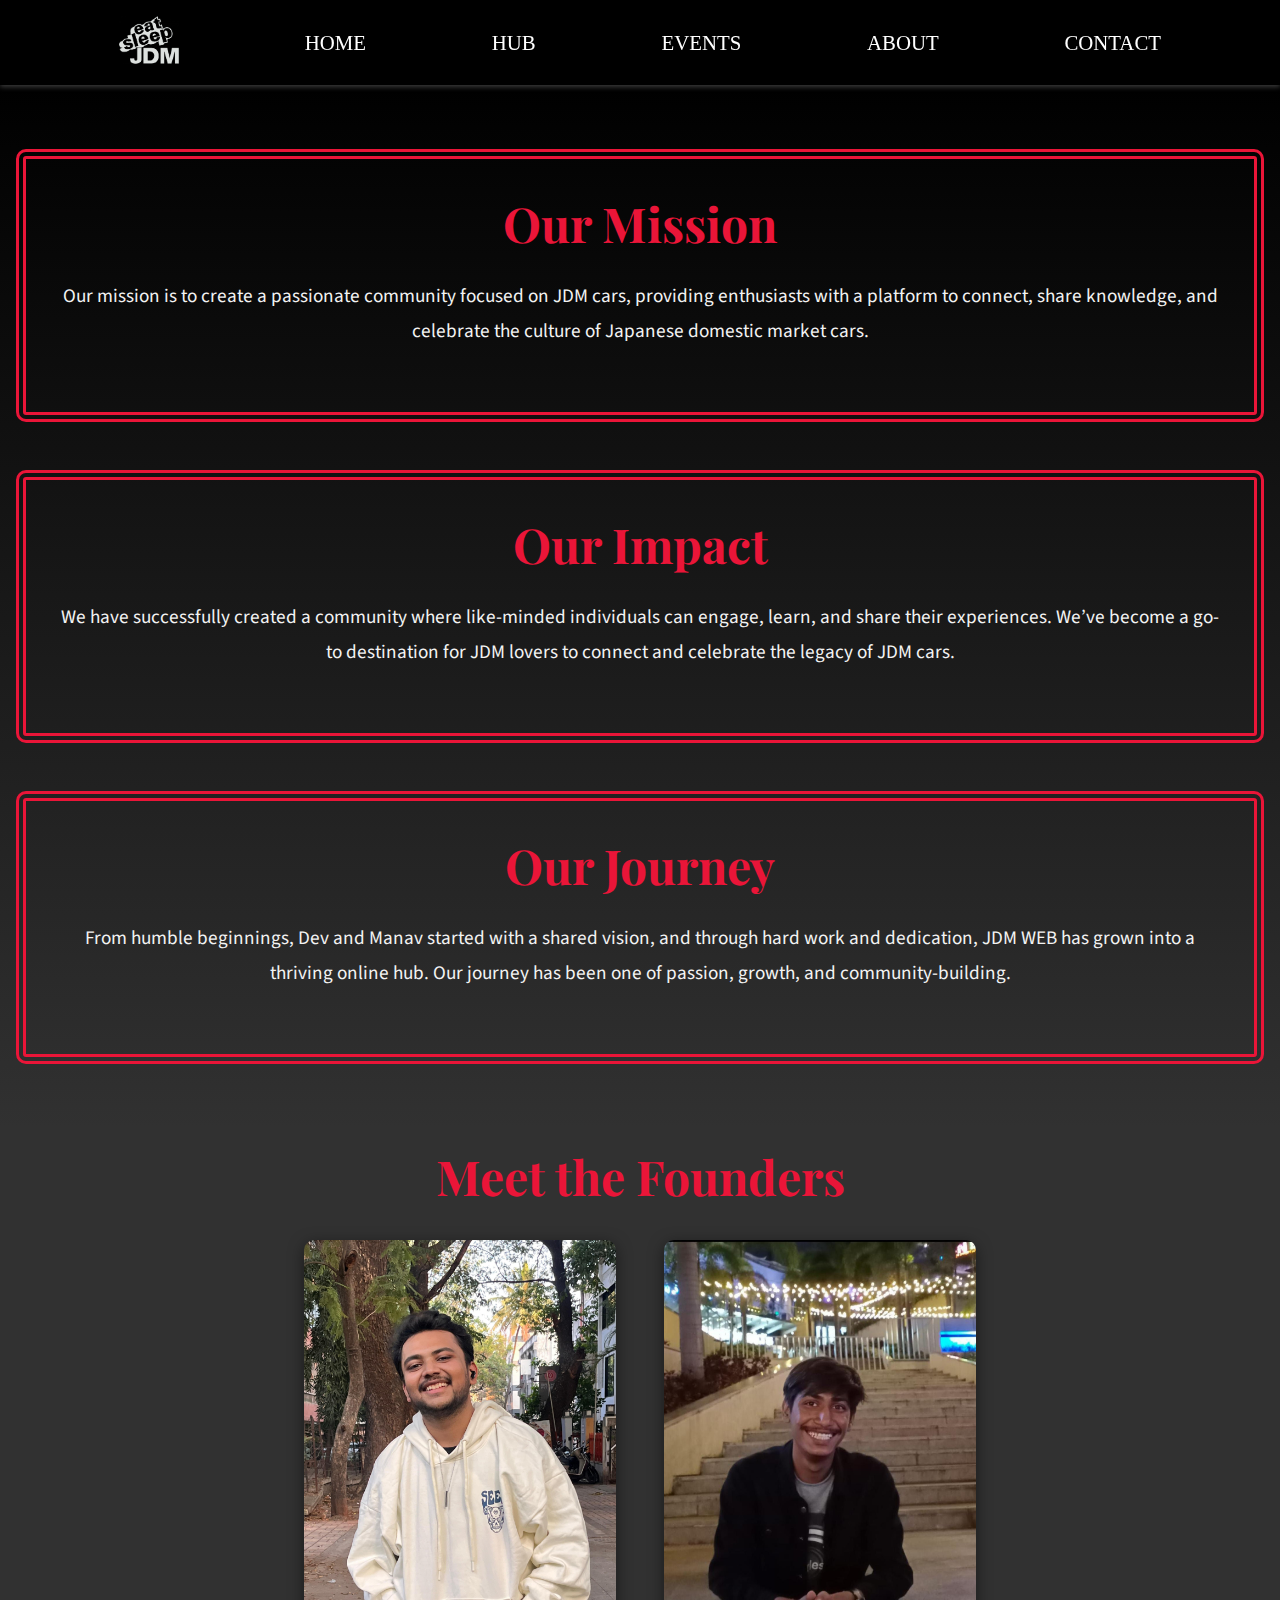
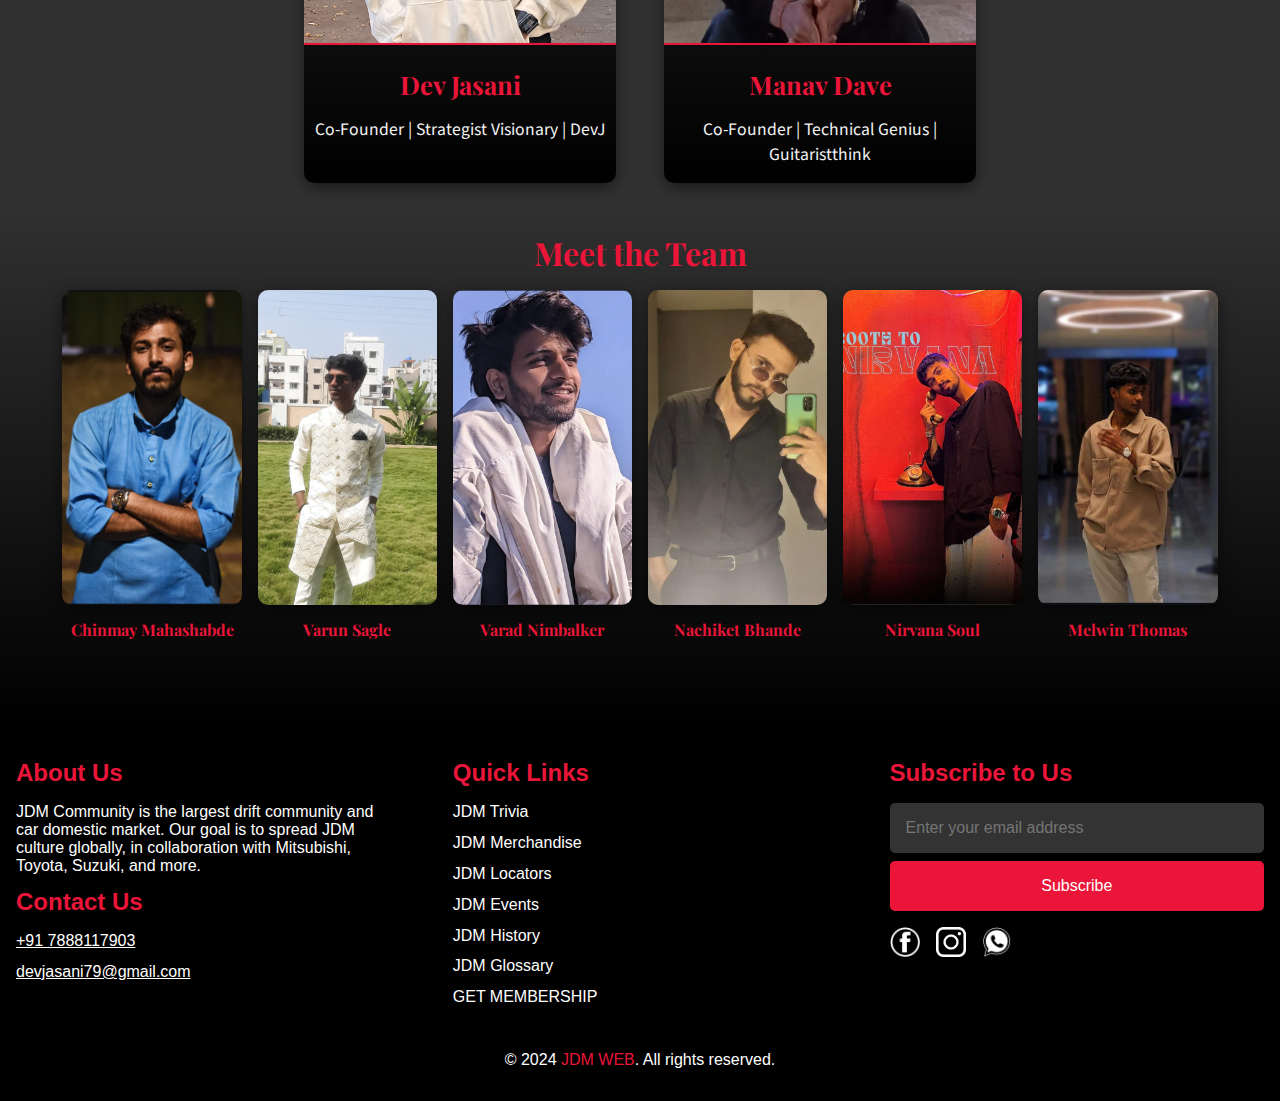
<file: about.html>
<!DOCTYPE html>
<html lang="en">

<head>
    <meta charset="UTF-8">
    <meta name="viewport" content="width=device-width, initial-scale=1.0">
    <title>About Us</title>
    <link rel="stylesheet" href="css/essentials/footer.css">
    <link rel="stylesheet" href="css/essentials/nav.css">
    <link rel="stylesheet" href="css/essentials/utility.css">
    <link rel="stylesheet" href="css/about/about.css">   <link rel="icon" class="favicon" href="images/logos/logo1.png">

</head>

<body>
    <!-- Header with Navigation -->
    <header>
        <nav class="navlinks">
            <ul>
                <li><a href="index.html"><img src="images/logos/logo.png" alt="logo"></a></li>
                <li><a href="home.html">HOME</a></li>
                <li><a href="hub.html">HUB</a></li>
                <li><a href="events.html">EVENTS</a></li>
                <li><a href="about.html">ABOUT</a></li>
                <li><a href="contact.html">CONTACT</a></li>
            </ul>
        </nav>
    </header>

    <main class="about">
        <!-- Mission Section -->
        <section class="about-section mission" id="mission">
            <h2>Our Mission</h2>
            <p>Our mission is to create a passionate community focused on JDM cars, providing enthusiasts with a platform to connect, share knowledge, and celebrate the culture of Japanese domestic market cars.</p>
        </section>
    
        <!-- Impact Section -->
        <section class="about-section impact" id="impact">
            <h2>Our Impact</h2>
            <p>We have successfully created a community where like-minded individuals can engage, learn, and share their experiences. We’ve become a go-to destination for JDM lovers to connect and celebrate the legacy of JDM cars.</p>
        </section>
    
        <!-- Journey Section -->
        <section class="about-section journey" id="journey">
            <h2>Our Journey</h2>
            <p>From humble beginnings, Dev and Manav started with a shared vision, and through hard work and dedication, JDM WEB has grown into a thriving online hub. Our journey has been one of passion, growth, and community-building.</p>
        </section>
    </main>
    
    <!-- Founders Section -->
    <section class="founders" id="founders">
        <h2>Meet the Founders</h2>
        <div class="founder-cards">
            <div class="founder-card">
                <img src="images/about/dev.jpeg" alt="Dev Amit Jasani">
                <h3>Dev Jasani</h3>
                <p>Co-Founder | Strategist Visionary | DevJ</p>
            </div>
            <div class="founder-card">
                <img src="images/about/manav.jpeg" alt="Manav Jagdish Dave">
                <h3>Manav Dave</h3>
                <p>Co-Founder | Technical Genius | Guitaristthink</p>
            </div>
        </div>
    </section>
    <section class="team" id="team">
        <h2>Meet the Team</h2>
        <div class="team-cards">
            <!-- Team cards will be dynamically generated here -->
        </div>
    </section>
    

   <!-- Footer Section -->
   <footer>
    <div class="footer-content">
        <div class="footer-left">
            <div class="footer-topic">About Us</div>
            <p>JDM Community is the largest drift community and car domestic market. Our goal is to spread JDM
                culture globally, in collaboration with Mitsubishi, Toyota, Suzuki, and more.</p>
            <div class="footer-topic">Contact Us</div>
            <p><i class="fas fa-phone-alt"></i><a href="tel:+917888117903">+91 7888117903</a></p>
            <p><i class="fas fa-envelope"></i><a href="mailto:devjasani79@gmail.com">devjasani79@gmail.com</a></p>
        </div>

        <div class="footer-middle">
            <div class="footer-topic">Quick Links</div>
            <ul>
                <li><a href="hub.html#trivia">JDM Trivia</a></li>
                <li><a href="hub.html#merchandise">JDM Merchandise</a></li>
                <li><a href="hub.html#locators">JDM Locators</a></li>
                <li><a href="hub.html#events">JDM Events</a></li>
                <li><a href="hub.html#history">JDM History</a></li>
                <li><a href="hub.html#glossary">JDM Glossary</a></li>
                <li><a href="hub.html#membership">GET MEMBERSHIP</a></li>
            </ul>
        </div>

        <div class="footer-right">
            <div class="footer-topic">Subscribe to Us</div>
            <form id="subscribeForm" onsubmit="submitForm(); return false;">
                <input type="email" name="email" placeholder="Enter your email address" required>
                <input type="submit" value="Subscribe">
            </form>
            <div class="footer-social">
                <a href="https://www.facebook.com" target="_blank" class="social-icon"><img
                        src="images/logos/facebook.png" alt="Facebook"></a>
                <a href="https://www.instagram.com/dev_jasani/" target="_blank" class="social-icon"><img
                        src="images/logos/instagram.png" alt="Instagram"></a>
                <a href="https://wa.me/+917888117903" target="_blank" class="social-icon"><img
                        src="images/logos/whatsapp.png" alt="WhatsApp"></a>
            </div>
        </div>
    </div>

    <div class="footer-bottom">
        <p>&copy; 2024 <a href="#">JDM WEB</a>. All rights reserved.</p>
    </div>
</footer>

    <script src="js/footer.js"></script>
    <script src="js/about/about.js"></script>
</body>

</html>
</file>
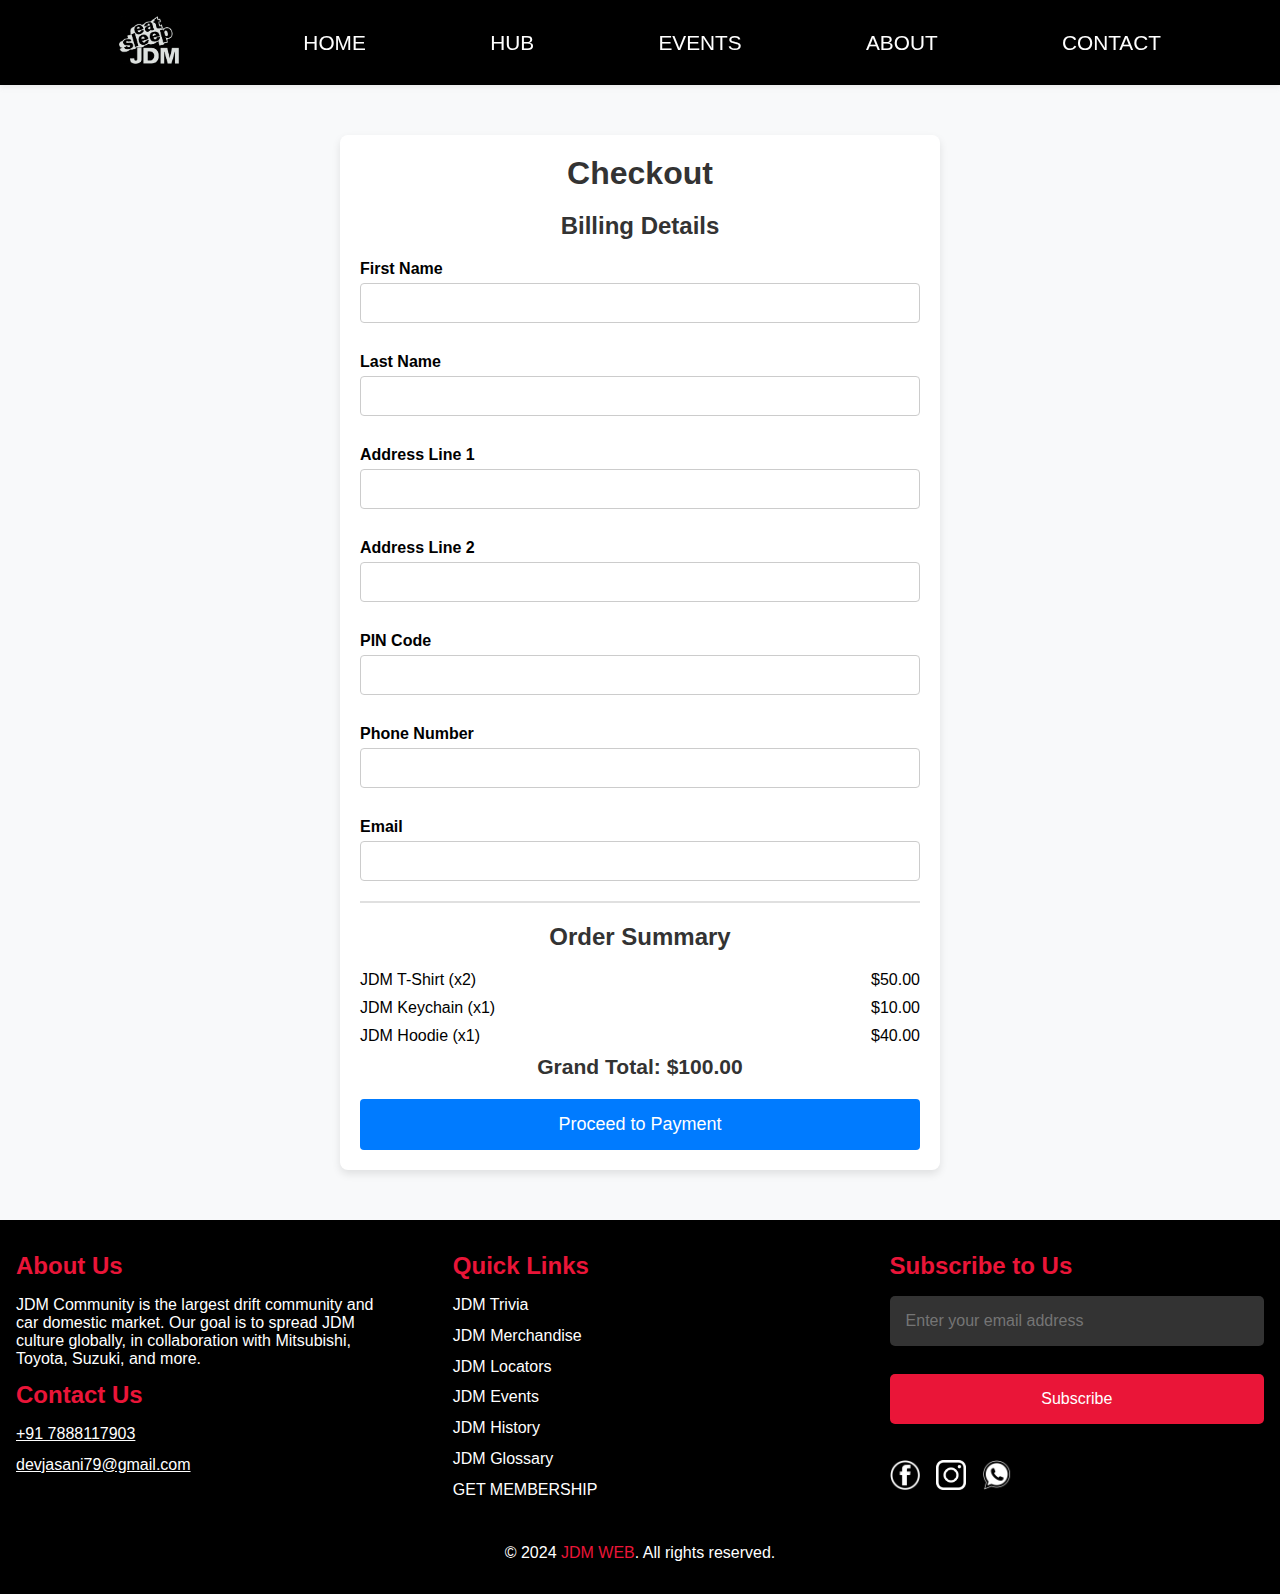
<file: checkout.html>
<!DOCTYPE html>
<html lang="en">

<head>
    <meta charset="UTF-8">
    <meta name="viewport" content="width=device-width, initial-scale=1.0">
    <title>CHECKOUT</title>
    
    <link rel="icon" class="favicon" href="images/logos/logo1.png">
    <link rel="stylesheet" href="css/essentials/footer.css">
    <link rel="stylesheet" href="css/essentials/nav.css">
    <link rel="stylesheet" href="css/essentials/utility.css">
    <link rel="stylesheet" href="css/hub/merch/checkout.css">
</head>

<body>
  <!-- Header with Navigation -->
  <header>
    <nav class="navlinks">
        <ul>
            <li><a href="index.html"><img src="images/logos/logo.png" alt="logo"></a></li>
            <li><a href="home.html">HOME</a></li>
            <li><a href="hub.html">HUB</a></li>
            <li><a href="events.html">EVENTS</a></li>
            <li><a href="about.html">ABOUT</a></li>
            <li><a href="contact.html">CONTACT</a></li>
        </ul>
    </nav>
</header>












    <div class="checkout-container">
        <h1>Checkout</h1>

        <!-- Billing Details Section -->
        <section class="billing-details">
            <h2>Billing Details</h2>
            <form id="billing-form">
                <label for="first-name">First Name</label>
                <input type="text" id="first-name" name="first-name" required>

                <label for="last-name">Last Name</label>
                <input type="text" id="last-name" name="last-name" required>

                <label for="address-line-1">Address Line 1</label>
                <input type="text" id="address-line-1" name="address-line-1" required>

                <label for="address-line-2">Address Line 2</label>
                <input type="text" id="address-line-2" name="address-line-2">

                <label for="pin-code">PIN Code</label>
                <input type="text" id="pin-code" name="pin-code" required>

                <label for="phone-number">Phone Number</label>
                <input type="tel" id="phone-number" name="phone-number" required>

                <label for="email">Email</label>
                <input type="email" id="email" name="email" required>
            </form>
        </section>

        <!-- Order Summary Section -->
        <section class="order-summary">
            <h2>Order Summary</h2>
            <div id="order-items">
                <!-- Items will be dynamically populated -->
            </div>
            <div class="grand-total">
                <h3>Grand Total: $<span id="grand-total">0</span></h3>
            </div>
        </section>

        <!-- Payment Button -->
        <section class="payment-section">
            <button id="pay-now" class="pay-button">Proceed to Payment</button>
        </section>
    </div>




 <!-- Footer Section -->
 <footer>
    <div class="footer-content">
        <div class="footer-left">
            <div class="footer-topic">About Us</div>
            <p>JDM Community is the largest drift community and car domestic market. Our goal is to spread JDM
                culture globally, in collaboration with Mitsubishi, Toyota, Suzuki, and more.</p>
            <div class="footer-topic">Contact Us</div>
            <p><i class="fas fa-phone-alt"></i><a href="tel:+917888117903">+91 7888117903</a></p>
            <p><i class="fas fa-envelope"></i><a href="mailto:devjasani79@gmail.com">devjasani79@gmail.com</a></p>
        </div>

        <div class="footer-middle">
            <div class="footer-topic">Quick Links</div>
            <ul>
                <li><a href="hub.html#trivia">JDM Trivia</a></li>
                <li><a href="hub.html#merchandise">JDM Merchandise</a></li>
                <li><a href="hub.html#locators">JDM Locators</a></li>
                <li><a href="hub.html#events">JDM Events</a></li>
                <li><a href="hub.html#history">JDM History</a></li>
                <li><a href="hub.html#glossary">JDM Glossary</a></li>
                <li><a href="hub.html#membership">GET MEMBERSHIP</a></li>
            </ul>
        </div>

        <div class="footer-right">
            <div class="footer-topic">Subscribe to Us</div>
            <form id="subscribeForm" onsubmit="submitForm(); return false;">
                <input type="email" name="email" placeholder="Enter your email address" required>
                <input type="submit" value="Subscribe">
            </form>
            <div class="footer-social">
                <a href="https://www.facebook.com" target="_blank" class="social-icon"><img
                        src="images/logos/facebook.png" alt="Facebook"></a>
                <a href="https://www.instagram.com/dev_jasani/" target="_blank" class="social-icon"><img
                        src="images/logos/instagram.png" alt="Instagram"></a>
                <a href="https://wa.me/+917888117903" target="_blank" class="social-icon"><img
                        src="images/logos/whatsapp.png" alt="WhatsApp"></a>
            </div>
        </div>
    </div>

    <div class="footer-bottom">
        <p>&copy; 2024 <a href="#">JDM WEB</a>. All rights reserved.</p>
    </div>
</footer>

    <script src="js/footer.js"></script>
    <script src="js/hub/merch/checkout.js"></script>
</body>

</html>
</file>
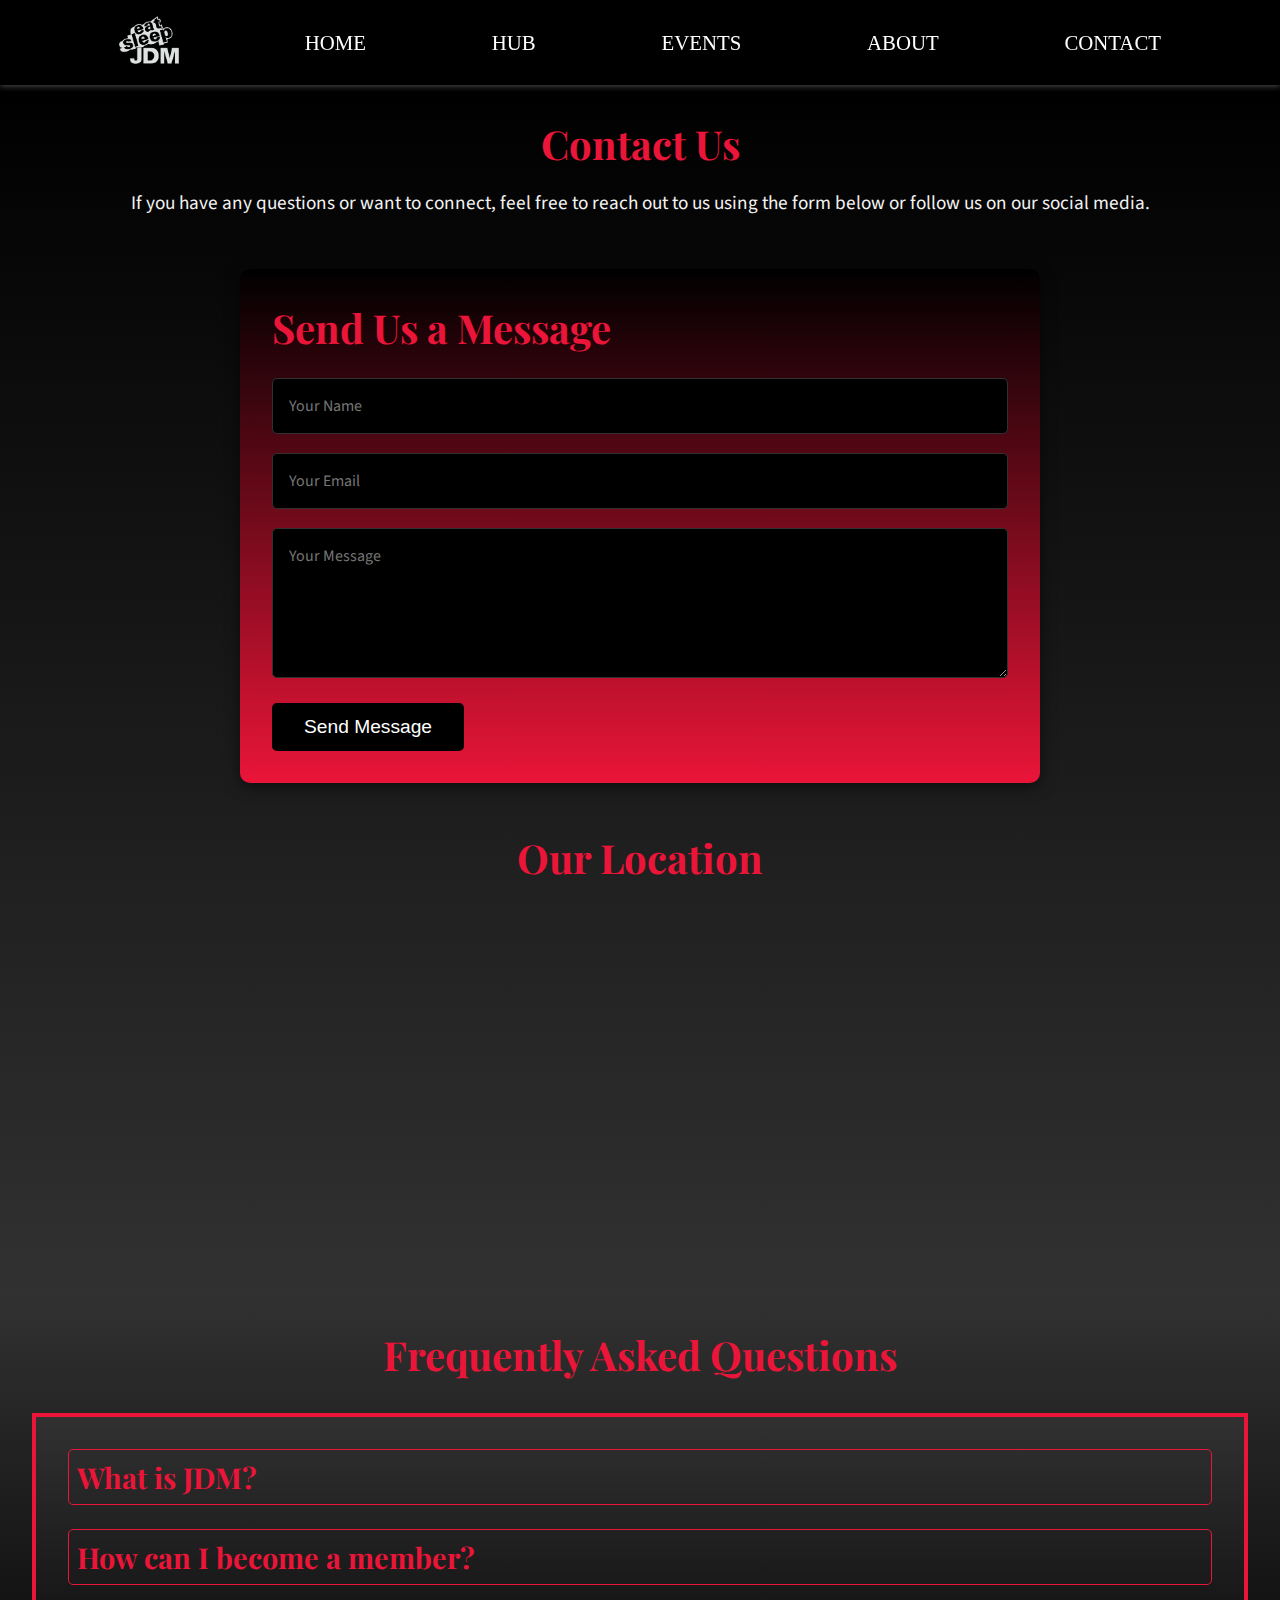
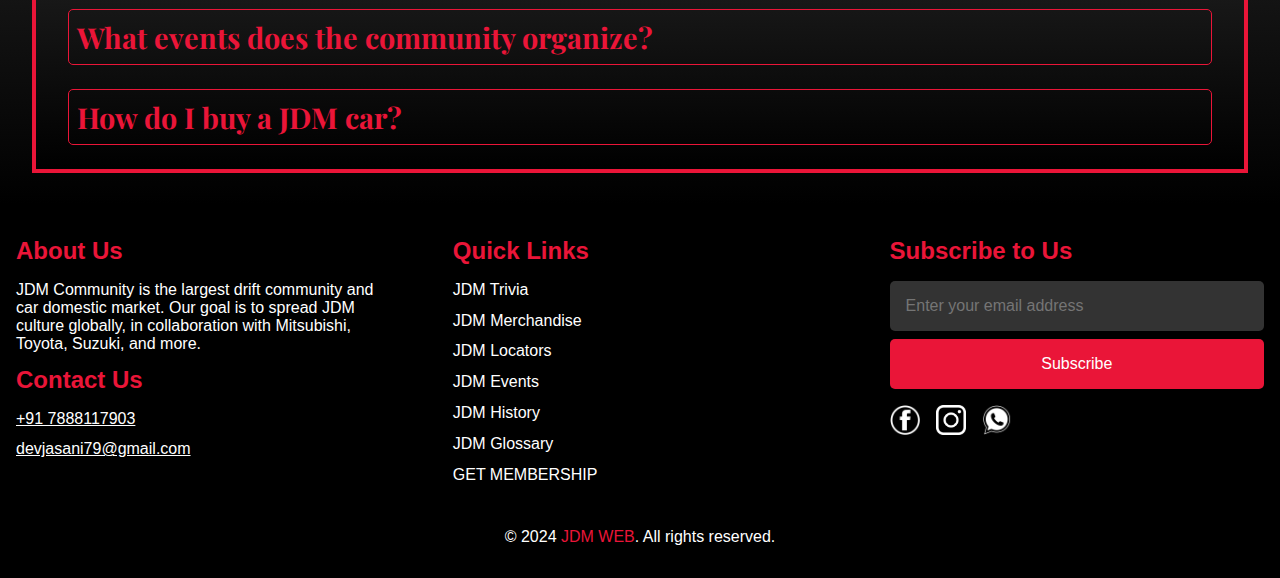
<file: contact.html>
<!DOCTYPE html>
<html lang="en">

<head>
    <meta charset="UTF-8">
    <meta name="viewport" content="width=device-width, initial-scale=1.0">
    <title>About Us</title>
    <link rel="stylesheet" href="css/essentials/footer.css">
    <link rel="stylesheet" href="css/essentials/nav.css">
    <link rel="stylesheet" href="css/essentials/utility.css">
    <link rel="stylesheet" href="css/contact/contact.css">   <link rel="icon" class="favicon" href="images/logos/logo1.png">

</head>

<body>

    <!-- Header with Navigation -->
    <header>
        <nav class="navlinks">
            <ul>
                <li><a href="index.html"><img src="images/logos/logo.png" alt="logo"></a></li>
                <li><a href="home.html">HOME</a></li>
                <li><a href="hub.html">HUB</a></li>
                <li><a href="events.html">EVENTS</a></li>
                <li><a href="about.html">ABOUT</a></li>
                <li><a href="contact.html">CONTACT</a></li>
            </ul>
        </nav>
    </header>
    <main> 
    <section class="contact">
        <!-- Contact Info Section -->
        <section class="contact-info">
            <h2>Contact Us</h2>
            <p>If you have any questions or want to connect, feel free to reach out to us using the form below or follow us on our social media.</p>
        </section>
    
        <!-- Contact Form Section -->
        <section class="contact-form">
            <h2>Send Us a Message</h2>
            <form id="contact-form" action="#" method="POST">
                <input type="text" id="name" name="name" placeholder="Your Name" required>
                <input type="email" id="email" name="email" placeholder="Your Email" required>
                <textarea id="message" name="message" placeholder="Your Message" required></textarea>
                <button type="submit" class="submit-btn">Send Message</button>
            </form>
        </section>
        <section class="location">
            <h2>Our Location</h2>
            <div class="map-container">
                <iframe src="https://www.google.com/maps/embed?pb=!1m18!1m12!1m3!1d3783.622196937789!2d73.93385107428664!3d18.50076466978077!2m3!1f0!2f0!3f0!3m2!1i1024!2i768!4f13.1!3m3!1m2!1s0x3bc2c20298a0ef3f%3A0xee0a510558704aed!2sRamanand%20Complex!5e0!3m2!1sen!2sin!4v1733691109788!5m2!1sen!2sin" width="600" height="550" style="border:0;" allowfullscreen="" loading="lazy"></iframe>
            </div>
        </section>
    </section>
        
      
    
    <section class="faq">
        <h2>Frequently Asked Questions</h2>
        <div class="faq faq-container"></div>
    </section>
     
</main>
     <!-- Footer Section -->
     <footer>
        <div class="footer-content">
            <div class="footer-left">
                <div class="footer-topic">About Us</div>
                <p>JDM Community is the largest drift community and car domestic market. Our goal is to spread JDM
                    culture globally, in collaboration with Mitsubishi, Toyota, Suzuki, and more.</p>
                <div class="footer-topic">Contact Us</div>
                <p><i class="fas fa-phone-alt"></i><a href="tel:+917888117903">+91 7888117903</a></p>
                <p><i class="fas fa-envelope"></i><a href="mailto:devjasani79@gmail.com">devjasani79@gmail.com</a></p>
            </div>
    
            <div class="footer-middle">
                <div class="footer-topic">Quick Links</div>
                <ul>
                    <li><a href="hub.html#trivia">JDM Trivia</a></li>
                    <li><a href="hub.html#merchandise">JDM Merchandise</a></li>
                    <li><a href="hub.html#locators">JDM Locators</a></li>
                    <li><a href="hub.html#events">JDM Events</a></li>
                    <li><a href="hub.html#history">JDM History</a></li>
                    <li><a href="hub.html#glossary">JDM Glossary</a></li>
                    <li><a href="hub.html#membership">GET MEMBERSHIP</a></li>
                </ul>
            </div>
    
            <div class="footer-right">
                <div class="footer-topic">Subscribe to Us</div>
                <form id="subscribeForm" onsubmit="submitForm(); return false;">
                    <input type="email" name="email" placeholder="Enter your email address" required>
                    <input type="submit" value="Subscribe">
                </form>
                <div class="footer-social">
                    <a href="https://www.facebook.com" target="_blank" class="social-icon"><img
                            src="images/logos/facebook.png" alt="Facebook"></a>
                    <a href="https://www.instagram.com/dev_jasani/" target="_blank" class="social-icon"><img
                            src="images/logos/instagram.png" alt="Instagram"></a>
                    <a href="https://wa.me/+917888117903" target="_blank" class="social-icon"><img
                            src="images/logos/whatsapp.png" alt="WhatsApp"></a>
                </div>
            </div>
        </div>
    
        <div class="footer-bottom">
            <p>&copy; 2024 <a href="#">JDM WEB</a>. All rights reserved.</p>
        </div>
    </footer>
    <script src="js/footer.js"></script>
    <script src="js/contact/contact.js"></script>
</body>

</html>
</file>
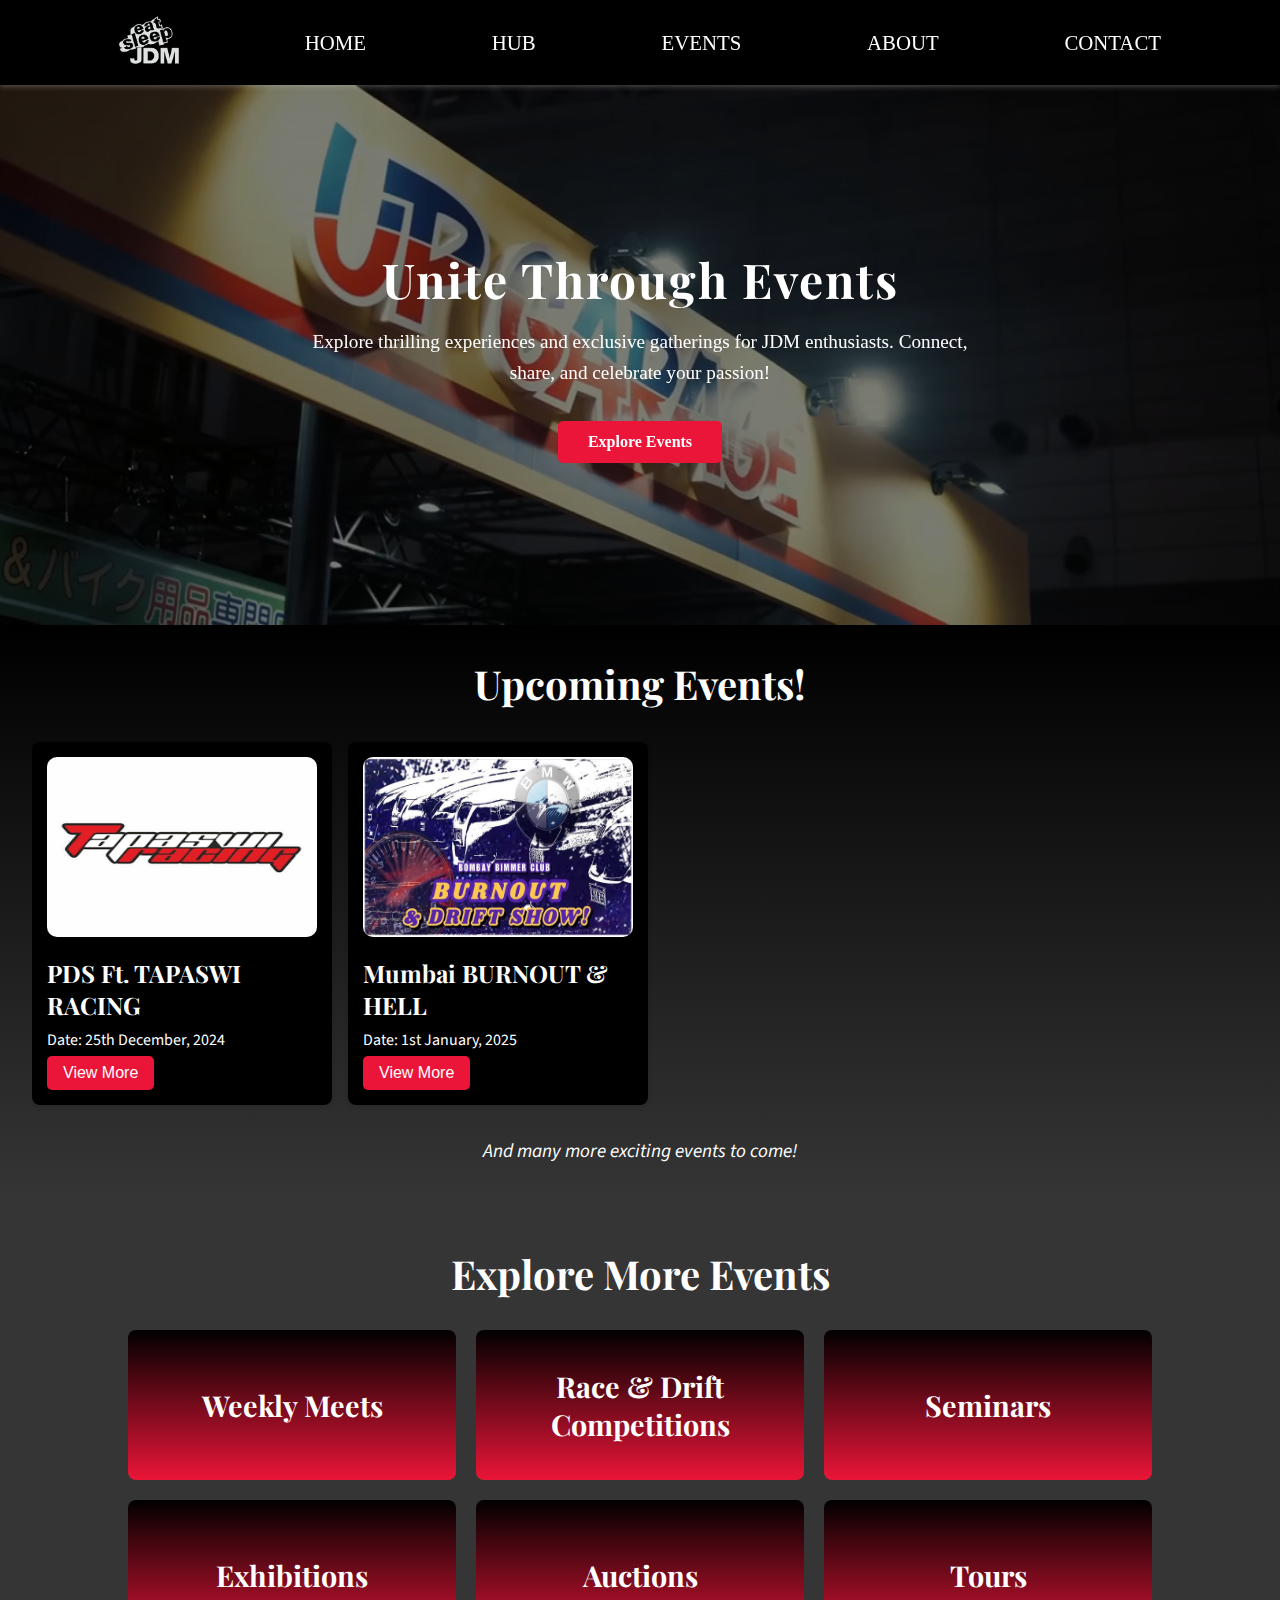
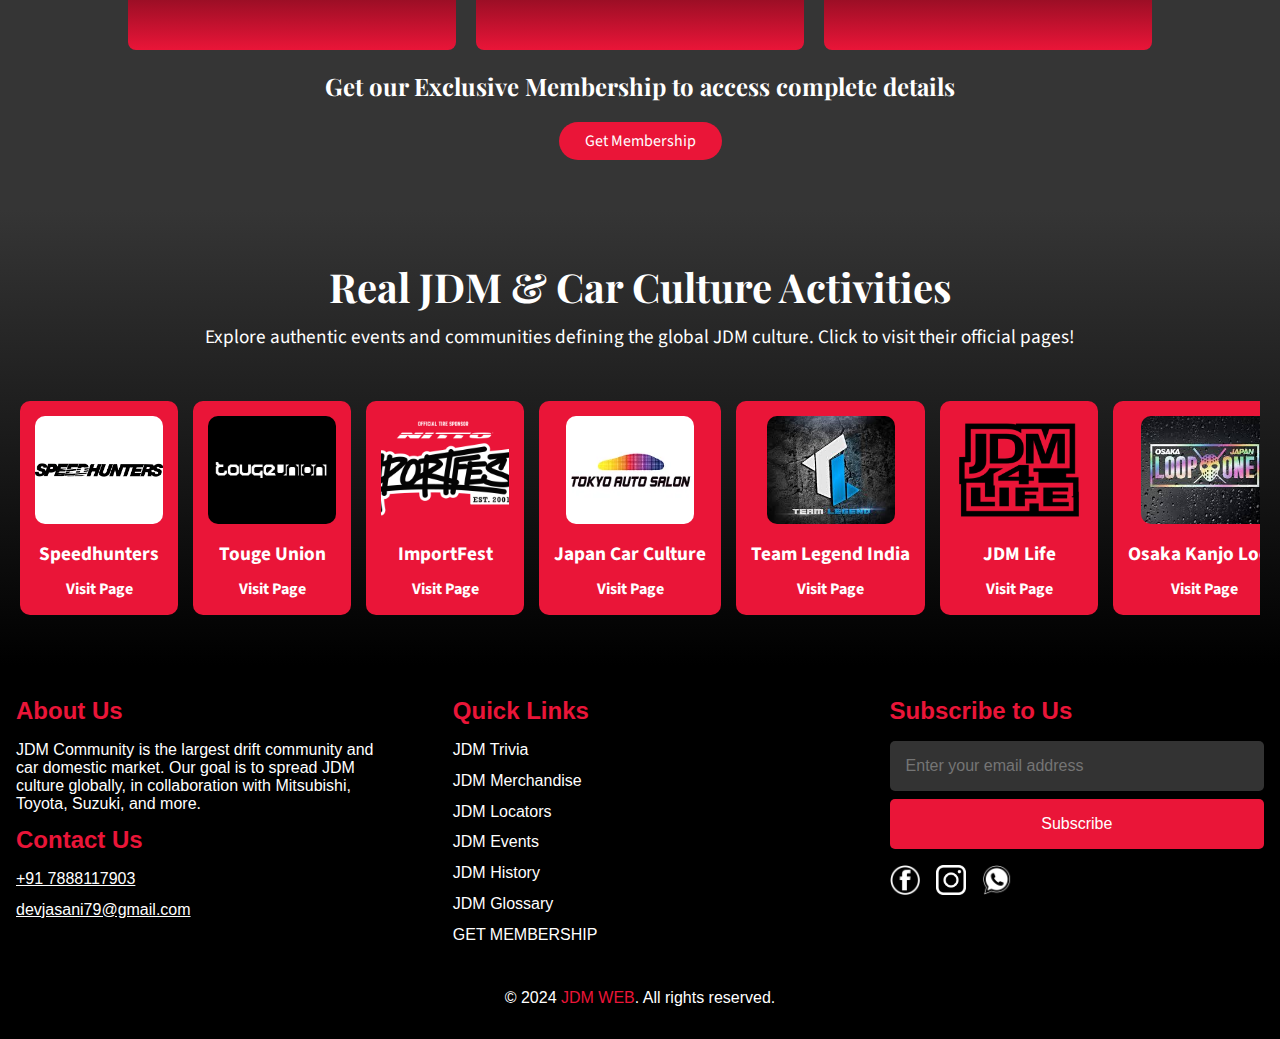
<file: events.html>
<!DOCTYPE html>
<html lang="en">

<head>
    <meta charset="UTF-8">
    <meta name="viewport" content="width=device-width, initial-scale=1.0">
    <title>HUB FOR ALL</title>
    <link rel="stylesheet" href="css/essentials/footer.css">
    <link rel="stylesheet" href="css/essentials/nav.css">
    <link rel="stylesheet" href="css/essentials/utility.css">
    <link rel="stylesheet" href="css/hub/events.css">   <link rel="icon" class="favicon" href="images/logos/logo1.png">

</head>

<body>

    <!-- Header with Navigation -->
    <header>
        <nav class="navlinks">
            <ul>
                <li><a href="index.html"><img src="images/logos/logo.png" alt="logo"></a></li>
                <li><a href="home.html">HOME</a></li>
                <li><a href="hub.html">HUB</a></li>
                <li><a href="events.html">EVENTS</a></li>
                <li><a href="about.html">ABOUT</a></li>
                <li><a href="contact.html">CONTACT</a></li>
            </ul>
        </nav>
    </header>
<main>
    <!-- Hero Section -->
  <section class="events-hero">
    <video class="hero-video" autoplay muted loop>
      <source src="images/services/events/jdmshowcase.mp4" type="video/mp4">
      Your browser does not support the video tag.
    </video>
    <div class="hero-overlay"></div>
    <div class="hero-content">
      <h1>Unite Through Events</h1>
      <p>Explore thrilling experiences and exclusive gatherings for JDM enthusiasts. Connect, share, and celebrate your passion!</p>
      <a href="#ourevents" class="cta-button">Explore Events</a>
    </div>
  </section>

  <!-- upcoming events -->
  <section class="featured-events">
    <div class="section-header" id="ourevents">
        <h2>Upcoming Events!</h2>
    </div>

    <div class="slider-container">
        <div class="event-card" data-title="Pune Drift Show" data-date="25th December, 2024">
            <img src="images/services/events/pune1.png" alt="Pune Drift Show">
            <h3>PDS Ft. TAPASWI RACING</h3>
            <p>Date: 25th December, 2024</p>
            <button class="view-more">View More</button>
        </div>

        <div class="event-card" data-title="Mumbai Burnout" data-date="1st January, 2025">
            <img src="images/services/events/mumbai1.PNG" alt="Mumbai Speed Meet">
            <h3>Mumbai BURNOUT & HELL</h3>
            <p>Date: 1st January, 2025</p>
            <button class="view-more">View More</button>
        </div>
    </div>

    <div class="section-footer">
        <p>And many more exciting events to come!</p>
    </div>

   <!-- Custom Alert Box -->
<div id="custom-alert" class="custom-alert">
    <div class="alert-content">
        <p class="exclusive-note">Exclusive for Members Only!</p>
        <p class="alert-description">Details are accessible to our valued members.</p>
        <button class="membership-btn"><a href="hub.html#membership">Get Membership</a></button>
        <button class="close-alert">Close</button>
    </div>
</div>

</section>

<!-- more events -->
<section class="explore-events">
    <h2>Explore More Events</h2>
    <div class="categories-grid">
        <!-- Category 1 -->
        <div class="category-card" data-category="weekly-meets">
            <h3>Weekly Meets</h3>
        </div>
        <!-- Category 2 -->
        <div class="category-card" data-category="race-drift">
            <h3>Race & Drift Competitions</h3>
        </div>
        <!-- Category 3 -->
        <div class="category-card" data-category="seminar">
            <h3>Seminars</h3>
        </div>
        <!-- Category 4 -->
        <div class="category-card" data-category="exhibitions">
            <h3>Exhibitions</h3>
        </div>
        <!-- Category 5 -->
        <div class="category-card" data-category="auctions">
            <h3>Auctions</h3>
        </div>
        <!-- Category 6 -->
        <div class="category-card" data-category="tours">
            <h3>Tours</h3>
        </div>
    </div>
    
    <h4>Get our Exclusive Membership to access complete details</h4>
        <button class="memb"><a href="hub.html#membership">Get Membership</a></button>
    </div>
</section>

<!-- Modal for Event Details -->
<div class="event-modal" id="event-modal">
    <div class="modal-content">
        <h3 class="modal-title">Event Category</h3>
        <div class="events-mini-cards" id="events-mini-cards"></div>
        <button class="close-modal">Close</button>
    </div>
</div>


<!-- Modal for Event Details -->
<div class="event-modal" id="event-modal">
    <div class="modal-content">
        <h3 class="modal-title">Event Name</h3>
        <p class="modal-description">Event Description</p>
        <button class="membership-btn">Get Membership to Register</button>
        <button class="close-modal">Close</button>
    </div>
</div>

<!-- ----------------------------------------------------------------------- -->
<section id="real-jdm-culture" class="real-jdm-culture">
    <div class="section-header">
        <h2>Real JDM & Car Culture Activities</h2>
        <p>Explore authentic events and communities defining the global JDM culture. Click to visit their official pages!</p>
    </div>
    <div class="culture-slider">
        <div class="slider-wrapper">
            <!-- Cards will be dynamically populated here -->
        </div>
    </div>
</section>


</main>

    <!-- Footer Section -->
  <footer>
    <div class="footer-content">
        <div class="footer-left">
            <div class="footer-topic">About Us</div>
            <p>JDM Community is the largest drift community and car domestic market. Our goal is to spread JDM
                culture globally, in collaboration with Mitsubishi, Toyota, Suzuki, and more.</p>
            <div class="footer-topic">Contact Us</div>
            <p><i class="fas fa-phone-alt"></i><a href="tel:+917888117903">+91 7888117903</a></p>
            <p><i class="fas fa-envelope"></i><a href="mailto:devjasani79@gmail.com">devjasani79@gmail.com</a></p>
        </div>

        <div class="footer-middle">
            <div class="footer-topic">Quick Links</div>
            <ul>
                <li><a href="hub.html#trivia">JDM Trivia</a></li>
                <li><a href="hub.html#merchandise">JDM Merchandise</a></li>
                <li><a href="hub.html#locators">JDM Locators</a></li>
                <li><a href="hub.html#events">JDM Events</a></li>
                <li><a href="hub.html#history">JDM History</a></li>
                <li><a href="hub.html#glossary">JDM Glossary</a></li>
                <li><a href="hub.html#membership">GET MEMBERSHIP</a></li>
            </ul>
        </div>

        <div class="footer-right">
            <div class="footer-topic">Subscribe to Us</div>
            <form id="subscribeForm" onsubmit="submitForm(); return false;">
                <input type="email" name="email" placeholder="Enter your email address" required>
                <input type="submit" value="Subscribe">
            </form>
            <div class="footer-social">
                <a href="https://www.facebook.com" target="_blank" class="social-icon"><img
                        src="images/logos/facebook.png" alt="Facebook"></a>
                <a href="https://www.instagram.com/dev_jasani/" target="_blank" class="social-icon"><img
                        src="images/logos/instagram.png" alt="Instagram"></a>
                <a href="https://wa.me/+917888117903" target="_blank" class="social-icon"><img
                        src="images/logos/whatsapp.png" alt="WhatsApp"></a>
            </div>
        </div>
    </div>

    <div class="footer-bottom">
        <p>&copy; 2024 <a href="#">JDM WEB</a>. All rights reserved.</p>
    </div>
</footer>


    <script src="js/footer.js"></script>
    <script src="js/hub/events.js"></script>
</body>

</html>
</file>
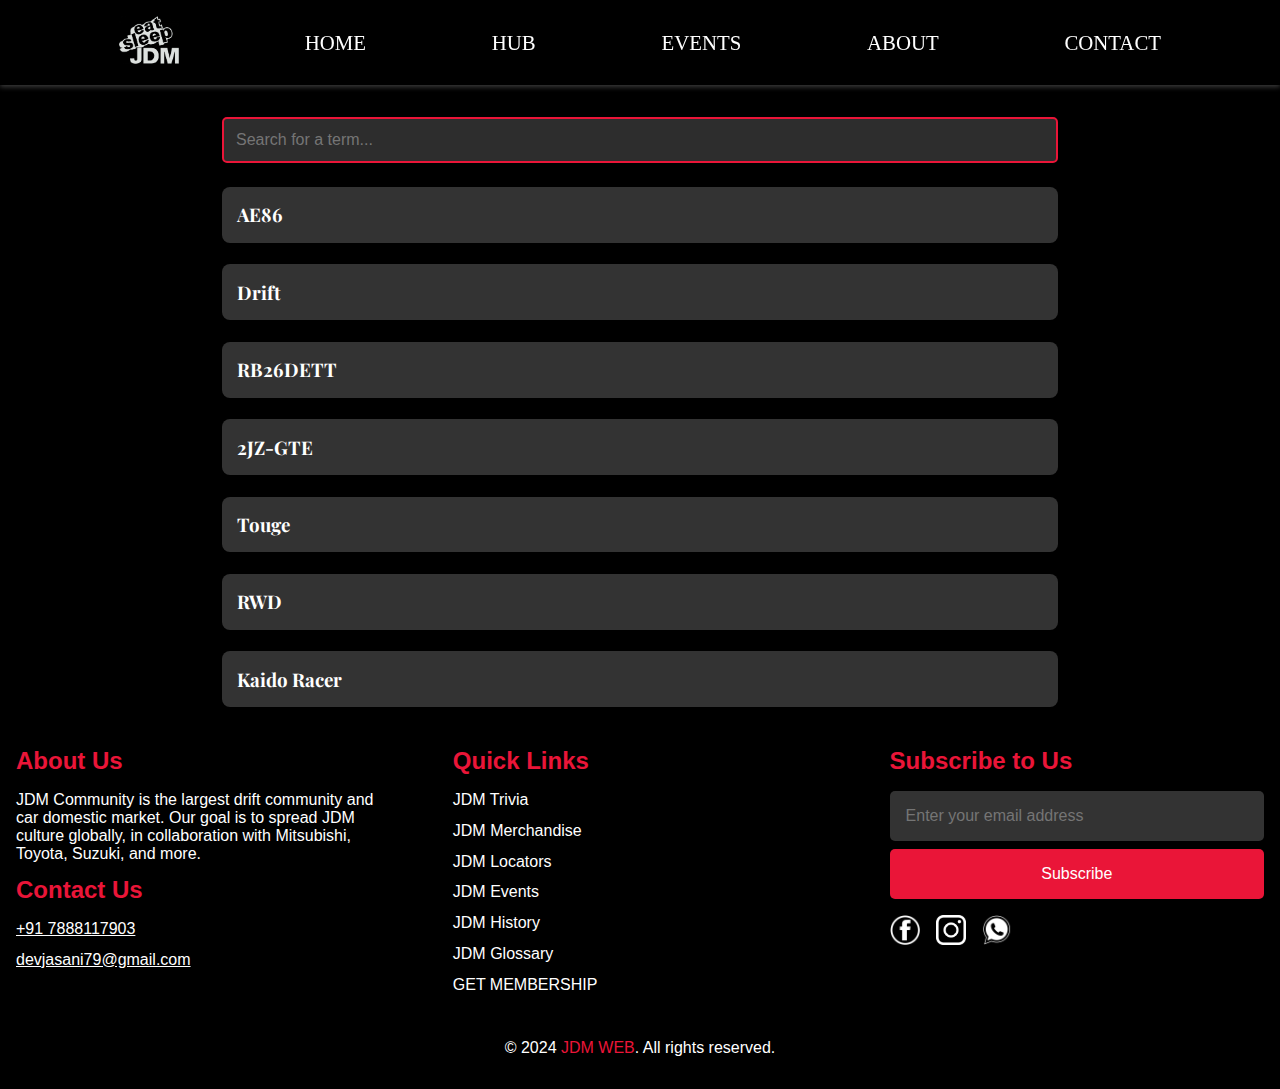
<file: glossary.html>
<!DOCTYPE html>
<html lang="en">

<head>
    <meta charset="UTF-8">
    <meta name="viewport" content="width=device-width, initial-scale=1.0">
    <title>JDM GLOSSARY</title>
    <link rel="stylesheet" href="css/essentials/footer.css">
    <link rel="stylesheet" href="css/essentials/nav.css">
    <link rel="stylesheet" href="css/essentials/utility.css">   <link rel="icon" class="favicon" href="images/logos/logo1.png">

    <link rel="stylesheet" href="css/hub/glossary.css">
</head>

<body>

    <!-- Header with Navigation -->
    <header>
        <nav class="navlinks">
            <ul>
                <li><a href="index.html"><img src="images/logos/logo.png" alt="logo"></a></li>
                <li><a href="home.html">HOME</a></li>
                <li><a href="hub.html">HUB</a></li>
                <li><a href="events.html">EVENTS</a></li>
                <li><a href="about.html">ABOUT</a></li>
                <li><a href="contact.html">CONTACT</a></li>
            </ul>
        </nav>
    </header>
    <div class="glossary-container">
        <div class="search-bar">
            <input
                type="text"
                id="searchInput"
                placeholder="Search for a term..."
            />
        </div>
        <ul id="glossaryList">
            <!-- Glossary terms will be dynamically inserted here -->
        </ul>
    </div>
    
   <!-- Footer Section -->
   <footer>
    <div class="footer-content">
        <div class="footer-left">
            <div class="footer-topic">About Us</div>
            <p>JDM Community is the largest drift community and car domestic market. Our goal is to spread JDM
                culture globally, in collaboration with Mitsubishi, Toyota, Suzuki, and more.</p>
            <div class="footer-topic">Contact Us</div>
            <p><i class="fas fa-phone-alt"></i><a href="tel:+917888117903">+91 7888117903</a></p>
            <p><i class="fas fa-envelope"></i><a href="mailto:devjasani79@gmail.com">devjasani79@gmail.com</a></p>
        </div>

        <div class="footer-middle">
            <div class="footer-topic">Quick Links</div>
            <ul>
                <li><a href="hub.html#trivia">JDM Trivia</a></li>
                <li><a href="hub.html#merchandise">JDM Merchandise</a></li>
                <li><a href="hub.html#locators">JDM Locators</a></li>
                <li><a href="hub.html#events">JDM Events</a></li>
                <li><a href="hub.html#history">JDM History</a></li>
                <li><a href="hub.html#glossary">JDM Glossary</a></li>
                <li><a href="hub.html#membership">GET MEMBERSHIP</a></li>
            </ul>
        </div>

        <div class="footer-right">
            <div class="footer-topic">Subscribe to Us</div>
            <form id="subscribeForm" onsubmit="submitForm(); return false;">
                <input type="email" name="email" placeholder="Enter your email address" required>
                <input type="submit" value="Subscribe">
            </form>
            <div class="footer-social">
                <a href="https://www.facebook.com" target="_blank" class="social-icon"><img
                        src="images/logos/facebook.png" alt="Facebook"></a>
                <a href="https://www.instagram.com/dev_jasani/" target="_blank" class="social-icon"><img
                        src="images/logos/instagram.png" alt="Instagram"></a>
                <a href="https://wa.me/+917888117903" target="_blank" class="social-icon"><img
                        src="images/logos/whatsapp.png" alt="WhatsApp"></a>
            </div>
        </div>
    </div>

    <div class="footer-bottom">
        <p>&copy; 2024 <a href="#">JDM WEB</a>. All rights reserved.</p>
    </div>
</footer>
    <script src="js/hub/glossary.js"></script>
    <script src="js/footer.js"></script>
</body>

</html>
</file>
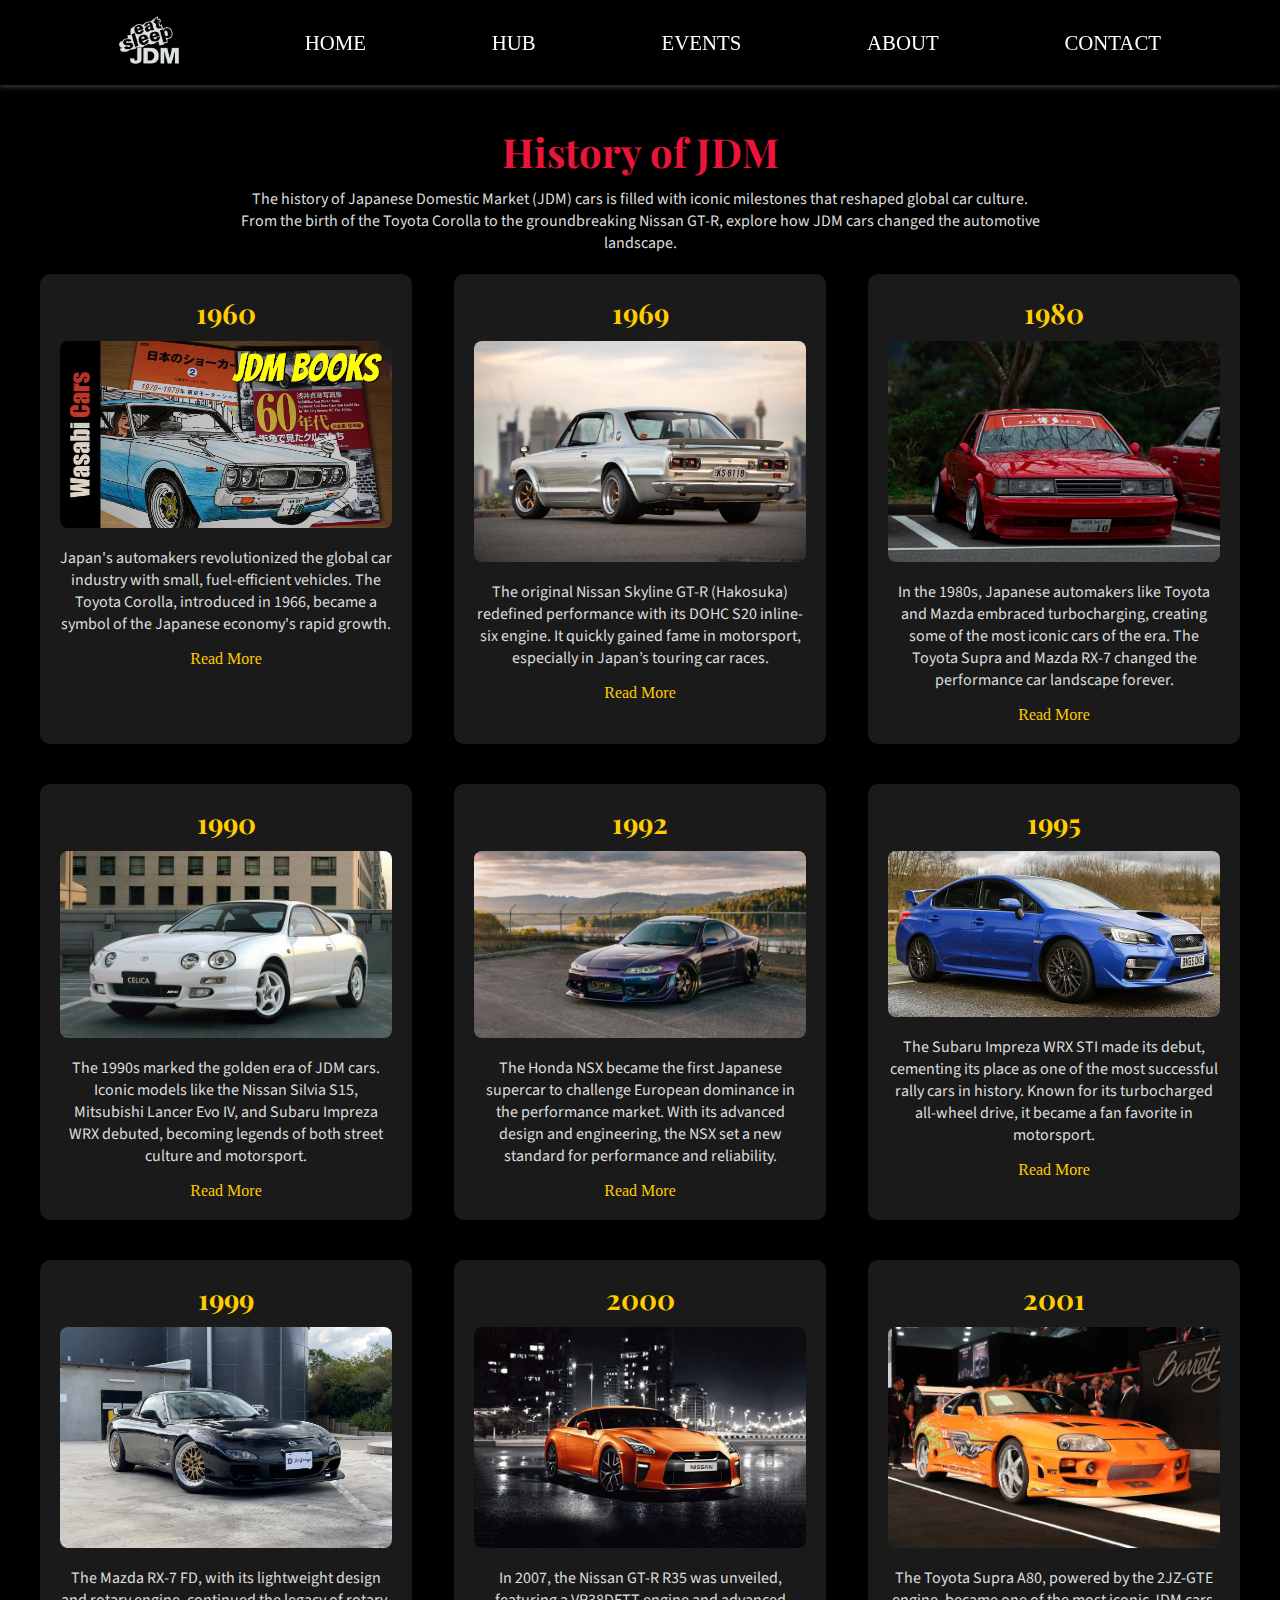
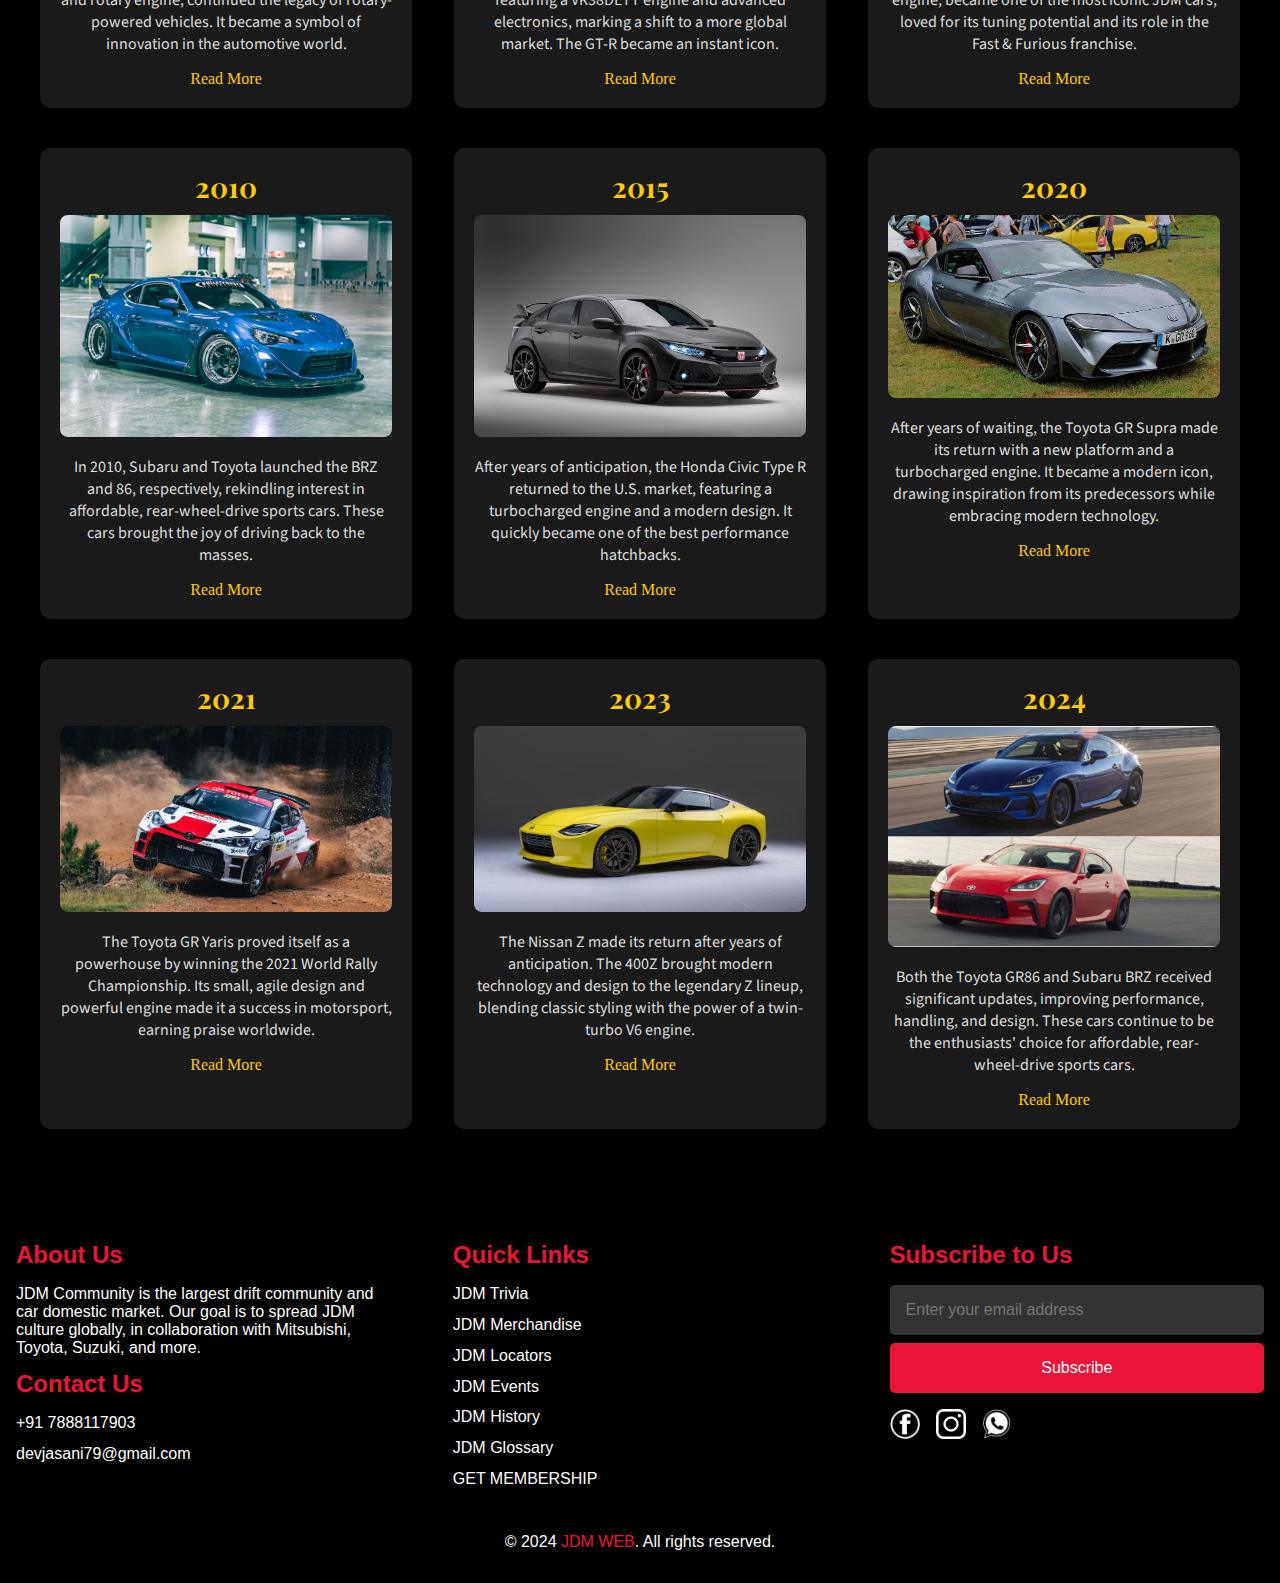
<file: history.html>
<!DOCTYPE html>
<html lang="en">

<head>
    <meta charset="UTF-8">
    <meta name="viewport" content="width=device-width, initial-scale=1.0">
    <title>JDM History</title>
    <link rel="stylesheet" href="css/essentials/footer.css">   <link rel="icon" class="favicon" href="images/logos/logo1.png">

    <link rel="stylesheet" href="css/essentials/nav.css">
    <link rel="stylesheet" href="css/hub/history.css">
    <link rel="stylesheet" href="css/essentials/utility.css">
</head>

<body>
    <!-- Header with Navigation -->
    <header>
        <nav class="navlinks">
            <ul>
                <li><a href="index.html"><img src="images/logos/logo.png" alt="logo"></a></li>
                <li><a href="home.html">HOME</a></li>
                <li><a href="hub.html">HUB</a></li>
                <li><a href="events.html">EVENTS</a></li>
                <li><a href="about.html">ABOUT</a></li>
                <li><a href="contact.html">CONTACT</a></li>
            </ul>
        </nav>
    </header>

    <main class="history-main">
      <section class="history-intro">
        <h1>History of JDM</h1>
        <p>
          The history of Japanese Domestic Market (JDM) cars is filled with iconic milestones that reshaped global car culture. From the birth of the Toyota Corolla to the groundbreaking Nissan GT-R, explore how JDM cars changed the automotive landscape.
        </p>
      </section>
  
      <section class="history-cards" id="history-cards">
        <!-- History cards will be populated dynamically by JavaScript -->
      </section>
    </main>
      <!-- Footer Section -->
  <footer>
    <div class="footer-content">
        <div class="footer-left">
            <div class="footer-topic">About Us</div>
            <p>JDM Community is the largest drift community and car domestic market. Our goal is to spread JDM
                culture globally, in collaboration with Mitsubishi, Toyota, Suzuki, and more.</p>
            <div class="footer-topic">Contact Us</div>
            <p><i class="fas fa-phone-alt"></i><a href="tel:+917888117903">+91 7888117903</a></p>
            <p><i class="fas fa-envelope"></i><a href="mailto:devjasani79@gmail.com">devjasani79@gmail.com</a></p>
        </div>

        <div class="footer-middle">
            <div class="footer-topic">Quick Links</div>
            <ul>
                <li><a href="hub.html#trivia">JDM Trivia</a></li>
                <li><a href="hub.html#merchandise">JDM Merchandise</a></li>
                <li><a href="hub.html#locators">JDM Locators</a></li>
                <li><a href="hub.html#events">JDM Events</a></li>
                <li><a href="hub.html#history">JDM History</a></li>
                <li><a href="hub.html#glossary">JDM Glossary</a></li>
                <li><a href="hub.html#membership">GET MEMBERSHIP</a></li>
            </ul>
        </div>

        <div class="footer-right">
            <div class="footer-topic">Subscribe to Us</div>
            <form id="subscribeForm" onsubmit="submitForm(); return false;">
                <input type="email" name="email" placeholder="Enter your email address" required>
                <input type="submit" value="Subscribe">
            </form>
            <div class="footer-social">
                <a href="https://www.facebook.com" target="_blank" class="social-icon"><img
                        src="images/logos/facebook.png" alt="Facebook"></a>
                <a href="https://www.instagram.com/dev_jasani/" target="_blank" class="social-icon"><img
                        src="images/logos/instagram.png" alt="Instagram"></a>
                <a href="https://wa.me/+917888117903" target="_blank" class="social-icon"><img
                        src="images/logos/whatsapp.png" alt="WhatsApp"></a>
            </div>
        </div>
    </div>

    <div class="footer-bottom">
        <p>&copy; 2024 <a href="#">JDM WEB</a>. All rights reserved.</p>
    </div>
</footer>
    <script src="js/hub/history.js"></script>
    <script src="js/footer.js"></script>
</body>

</html>
</file>
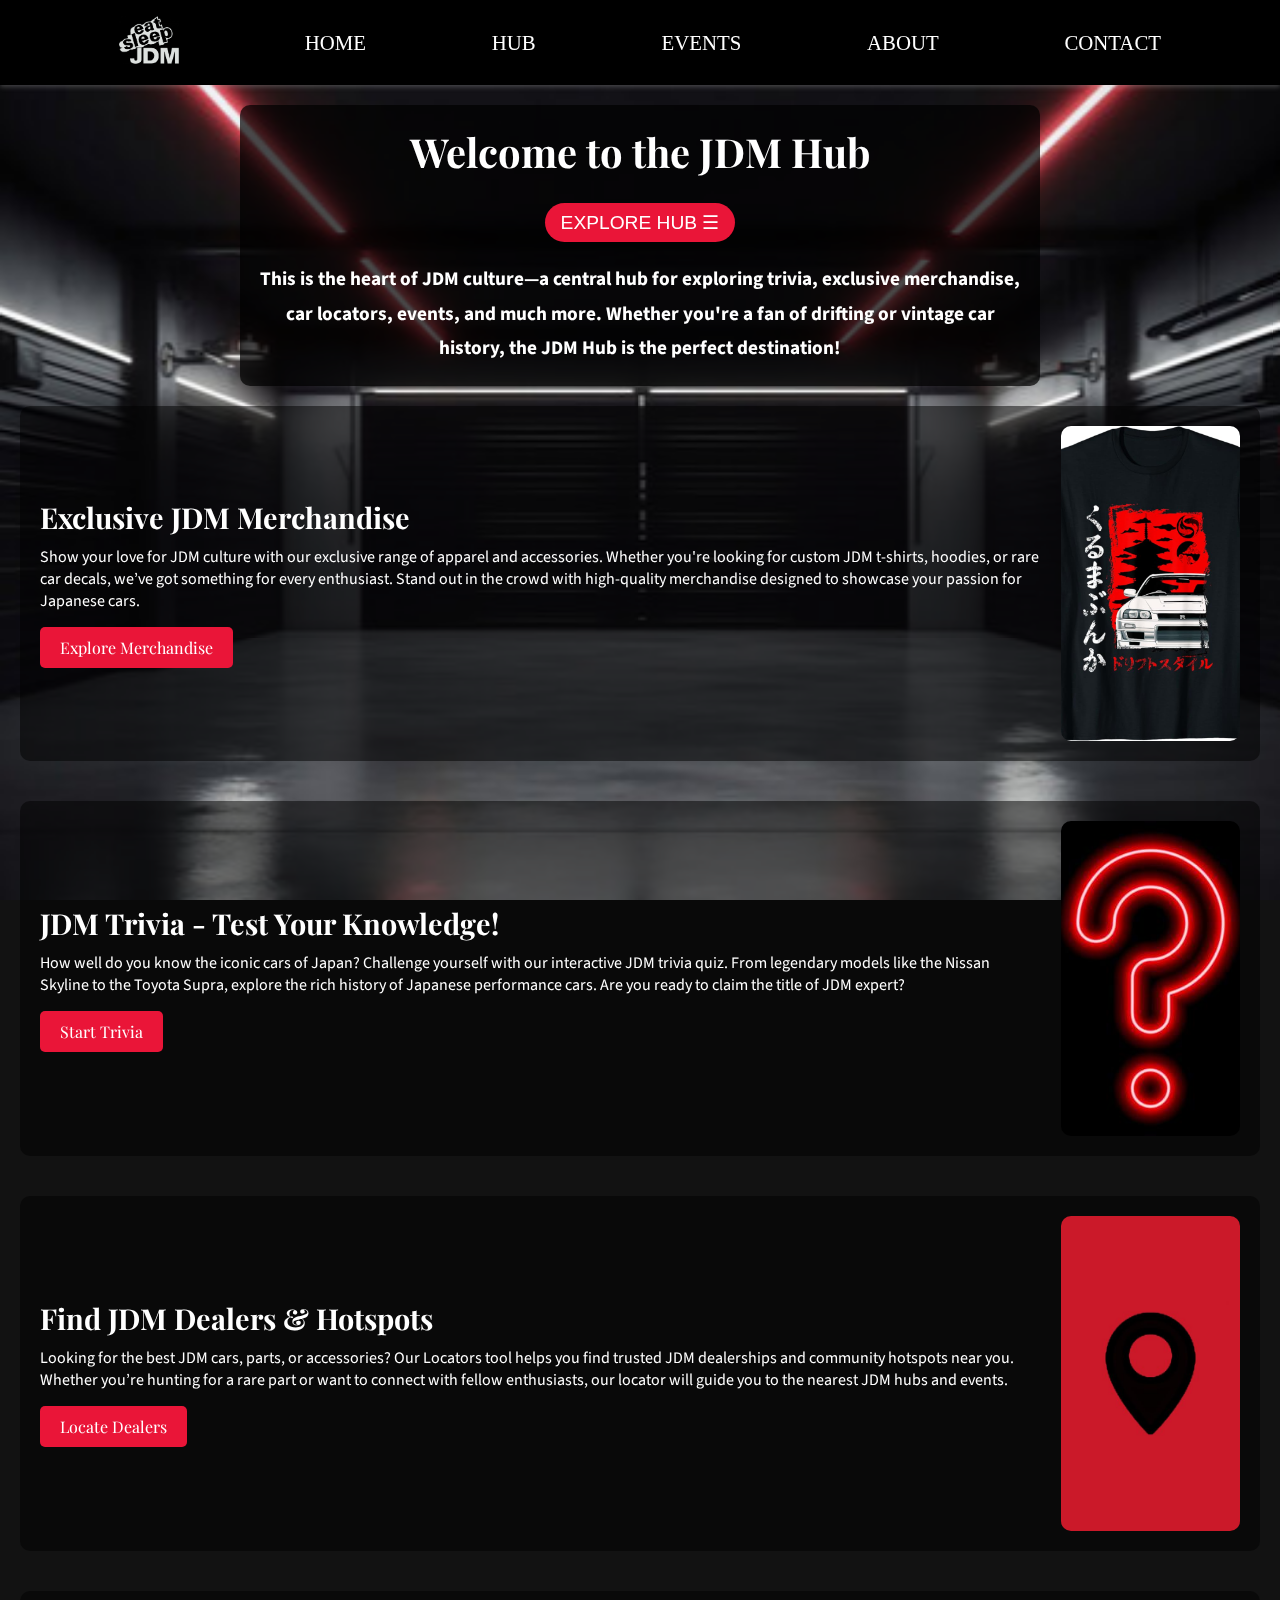
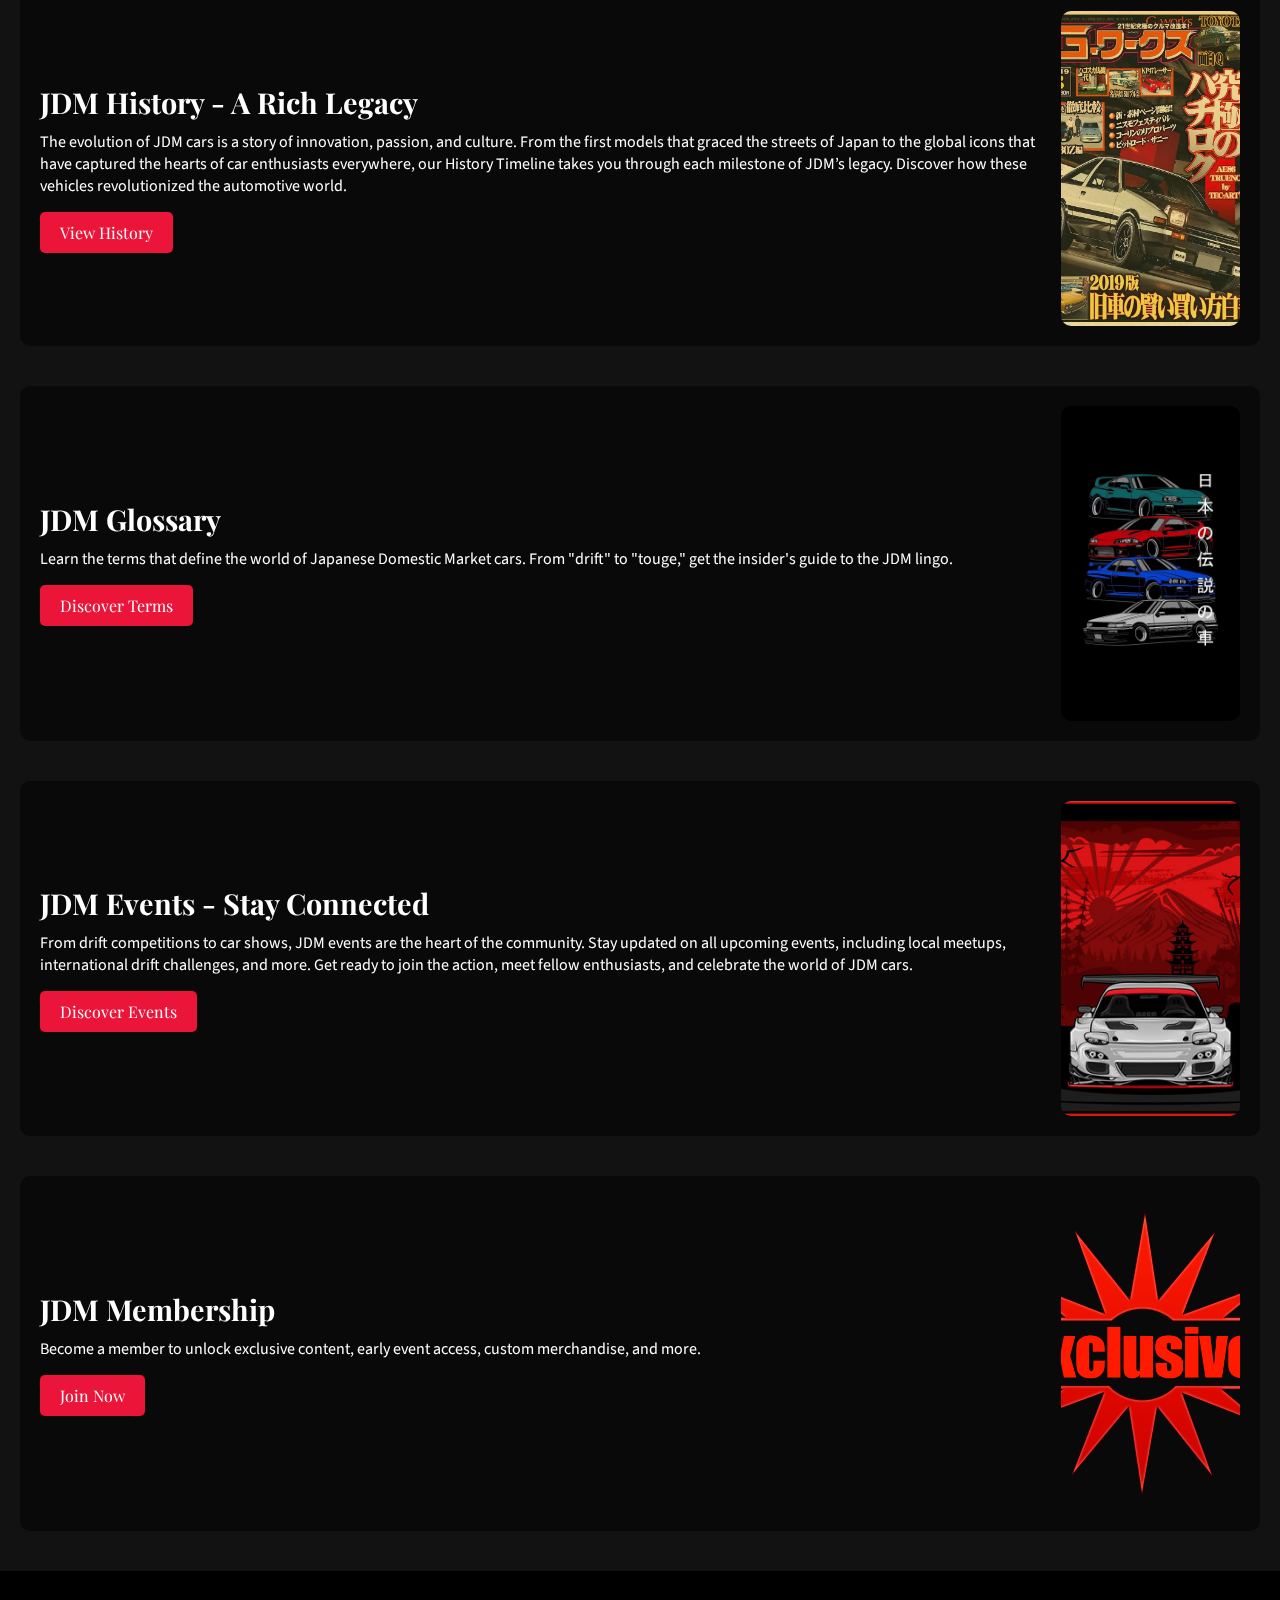
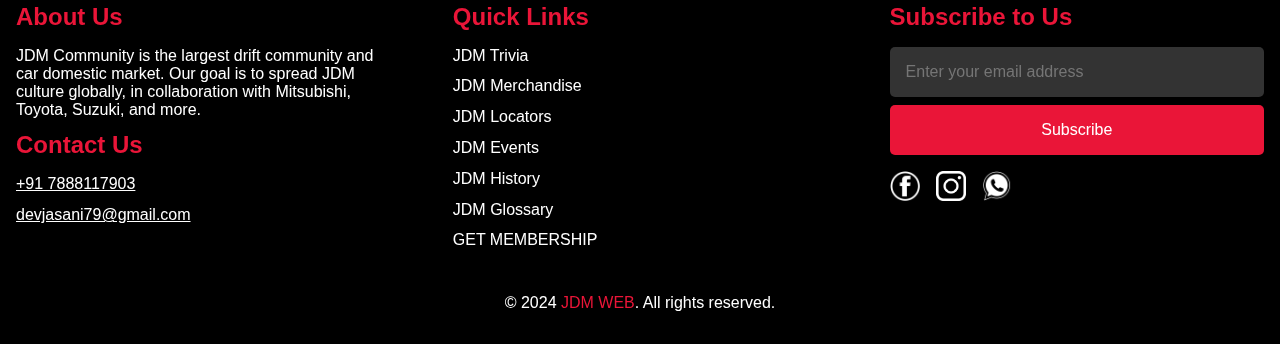
<file: hub.html>
<!DOCTYPE html>
<html lang="en">

<head>
    <meta charset="UTF-8">
    <meta name="viewport" content="width=device-width, initial-scale=1.0">
    <title>HUB FOR ALL</title>
    <link rel="icon" class="favicon" href="images/logos/logo1.png">

    <link rel="stylesheet" href="css/essentials/footer.css">
    <link rel="stylesheet" href="css/essentials/nav.css">
    <link rel="stylesheet" href="css/essentials/utility.css">
    <link rel="stylesheet" href="css/hub/hub.css">
    <link rel="stylesheet" href="css/hub/trivia.css">
    <link rel="stylesheet" href="css/hub/locators.css">
</head>

<body>

    <!-- Header with Navigation -->
    <header>
        <nav class="navlinks">
            <ul>
                <li><a href="index.html"><img src="images/logos/logo.png" alt="logo"></a></li>
                <li><a href="home.html">HOME</a></li>
                <li><a href="hub.html">HUB</a></li>
                <li><a href="events.html">EVENTS</a></li>
                <li><a href="about.html">ABOUT</a></li>
                <li><a href="contact.html">CONTACT</a></li>
            </ul>
        </nav>
    </header>

    <main>
        <!-- Background Image -->
        <div class="background-container">
            <img src="./images/services/bg-img5.jpg" alt="JDM Hub Background" class="background-image">
        </div>


        <section class="hub-section">


            <!-- Side Tab Navigation -->
            <div class="side-tab" id="sideTab">
                <div class="close-btn" onclick="toggleMenu()">&times;</div> <!-- Close button (X) -->
                <nav class="side-nav">
                    <a href="#welcome">Welcome</a>
                    <a href="#merchandise">Merchandise</a>
                    <a href="#trivia">Trivia</a>
                    <a href="#locators">Locators</a>
                    <a href="#history-timeline">History Timeline</a>
                    <a href="#glossary">Glossary</a>
                    <a href="#events">Events</a>
                    <a href="#membership">Be A Member</a>
                </nav>
            </div>


            <!-- Intro Section -->
            <div id="welcome" class="intro">
                <h1>Welcome to the JDM Hub</h1>
                <!-- Hamburger Menu Button -->
                <div class="hamburger-menu" onclick="toggleMenu()">
                    <button class="btn">EXPLORE HUB

                        &#9776; <!-- Hamburger icon (3 lines) -->
                    </button>
                </div>
                <p>
                    This is the heart of JDM culture—a central hub for exploring trivia, exclusive merchandise, car
                    locators, events,
                    and much more. Whether you're a fan of drifting or vintage car history, the JDM Hub is the perfect
                    destination!
                </p>
            </div>
            
            
            <!-- Subsections -->
            <div class="subsections">



                <!-- Merchandise Section -->
                <div id="merchandise" class="subsection">
                    <div class="content">
                        <h2>Exclusive JDM Merchandise</h2>
                        <p>Show your love for JDM culture with our exclusive range of apparel and accessories. Whether
                            you're looking for custom JDM t-shirts, hoodies, or rare car decals, we’ve got something for
                            every enthusiast. Stand out in the crowd with high-quality merchandise designed to showcase
                            your passion for Japanese cars.</p>
                        <!-- Updated button to link to merch.html -->
                        <a href="merch.html" class="btn">Explore Merchandise</a>
                    </div>
                    <img src="./images/services/merch.jpg" alt="Merchandise Preview">
                </div>
                
                <!-- Trivia Overlay -->
                <div id="triviaOverlay" class="overlay">
                    <div class="overlay-content">
                        <h3>JDM Trivia</h3>
                        <div id="questionContainer"></div>
                        <div id="resultContainer" style="display: none;">
                            <h4>Result:</h4>
                            <p id="score"></p>
    
    
                            <button onclick="closeTriviaOverlay()" class="btn">Close</button>
                        </div>
                        <button id="nextButton" class="btn" onclick="nextQuestion()" disabled>Next</button>
                        <button onclick="closeTriviaOverlay()" class="btn"
                            style="position: absolute; top: 10px; right: 10px;">X</button>
                    </div>
    
                </div>
    
                <!-- Trivia Section -->
                <div id="trivia" class="subsection">
                    <div class="content">
                        <h2>JDM Trivia - Test Your Knowledge!</h2>
                        <p>How well do you know the iconic cars of Japan? Challenge yourself with our interactive JDM
                            trivia quiz. From legendary models like the Nissan Skyline to the Toyota Supra, explore the
                            rich history of Japanese performance cars. Are you ready to claim the title of JDM expert?
                        </p>
                        <a href="#" class="btn triviabtn" onclick="openTriviaOverlay(event)"><span>Start
                                Trivia</span></a>
                    </div>
                    <img src="./images/services/trivia.jpg" alt="Trivia Preview">
                </div>
                
                <!-- Locators Section -->
                <div id="locators" class="subsection">
                    <div class="content">
                        <h2>Find JDM Dealers & Hotspots</h2>
                        <p>Looking for the best JDM cars, parts, or accessories? Our Locators tool helps you find
                            trusted JDM dealerships and community hotspots near you. Whether you’re hunting for a rare
                            part or want to connect with fellow enthusiasts, our locator will guide you to the nearest
                            JDM hubs and events.</p>
                        <a href="#" class="btn" onclick="openLocatorOverlay()">Locate Dealers</a>
                    </div>
                    <img src="./images/services/locators.jpg" alt="Locators Preview">
                </div>
    
                <!-- Overlay -->
                <div id="locator-overlay" class="overlay">
                    <div class="overlay-content">
                        <button class="close-btn" onclick="closeLocatorOverlay()">&#10005;</button>
                        <!-- "X" Close button -->
                        <div class="category-menu">
                            <button onclick="loadCategoryData('dealerships')">Dealerships</button>
                            <button onclick="loadCategoryData('parts')">Parts</button>
                            <button onclick="loadCategoryData('hotspots')">Hotspots</button>
                        </div>
                        <div id="locator-data" class="locator-data">
                            <!-- Dynamically populated data will go here -->
                        </div>
                    </div>
                </div>
                

                <!-- History Timeline Section -->
                <div id="history-timeline" class="subsection">
                    <div class="content">
                        <h2>JDM History - A Rich Legacy</h2>
                        <p>The evolution of JDM cars is a story of innovation, passion, and culture. From the first
                            models that graced the streets of Japan to the global icons that have captured the hearts of
                            car enthusiasts everywhere, our History Timeline takes you through each milestone of JDM’s
                            legacy. Discover how these vehicles revolutionized the automotive world.</p>
                        <a href="history.html" class="btn">View History</a>
                    </div>
                    <img src="./images/services/history.png" alt="History Timeline Preview">
                </div>

                <!-- Glossary Section -->
                <div id="glossary" class="subsection">
                    <div class="content">
                        <h2>JDM Glossary</h2>
                        <p>Learn the terms that define the world of Japanese Domestic Market cars. From "drift" to
                            "touge," get the insider's guide to the JDM lingo.</p>
                        <a href="glossary.html" class="btn">Discover Terms</a>
                    </div>
                    <img src="images/services/glossary.jpg" alt="JDM Glossary">
                </div>


                <!-- Events Section -->
                <div id="events" class="subsection">
                    <div class="content">
                        <h2>JDM Events - Stay Connected</h2>
                        <p>From drift competitions to car shows, JDM events are the heart of the community. Stay updated
                            on all upcoming events, including local meetups, international drift challenges, and more.
                            Get ready to join the action, meet fellow enthusiasts, and celebrate the world of JDM cars.
                        </p>
                        <a href="events.html" class="btn">Discover Events</a>
                    </div>
                    <img src="./images/services/events.jpg" alt="Events Preview">
                </div>
                
                <!-- membership -->
                <div id="membership" class="subsection">
                    <div class="content">
                        <h2>JDM Membership</h2>
                        <p>Become a member to unlock exclusive content, early event access, custom merchandise, and
                            more.</p>
                        <a href="membership.html" class="btn">Join Now</a>
                    </div>
                    <img src="images/services/memb.png" alt="JDM Membership">
                </div>


            </div>
        </section>


    </main>
    <!-- Footer Section -->
    <footer>
        <div class="footer-content">
            <div class="footer-left">
                <div class="footer-topic">About Us</div>
                <p>JDM Community is the largest drift community and car domestic market. Our goal is to spread JDM
                    culture globally, in collaboration with Mitsubishi, Toyota, Suzuki, and more.</p>
                <div class="footer-topic">Contact Us</div>
                <p><i class="fas fa-phone-alt"></i><a href="tel:+917888117903">+91 7888117903</a></p>
                <p><i class="fas fa-envelope"></i><a href="mailto:devjasani79@gmail.com">devjasani79@gmail.com</a></p>
            </div>

            <div class="footer-middle">
                <div class="footer-topic">Quick Links</div>
                <ul>
                    <li><a href="hub.html#trivia">JDM Trivia</a></li>
                    <li><a href="hub.html#merchandise">JDM Merchandise</a></li>
                    <li><a href="hub.html#locators">JDM Locators</a></li>
                    <li><a href="hub.html#events">JDM Events</a></li>
                    <li><a href="hub.html#history">JDM History</a></li>
                    <li><a href="hub.html#glossary">JDM Glossary</a></li>
                    <li><a href="hub.html#membership">GET MEMBERSHIP</a></li>
                </ul>
            </div>

            <div class="footer-right">
                <div class="footer-topic">Subscribe to Us</div>
                <form id="subscribeForm" onsubmit="submitForm(); return false;">
                    <input type="email" name="email" placeholder="Enter your email address" required>
                    <input type="submit" value="Subscribe">
                </form>
                <div class="footer-social">
                    <a href="https://www.facebook.com" target="_blank" class="social-icon"><img
                            src="images/logos/facebook.png" alt="Facebook"></a>
                    <a href="https://www.instagram.com/dev_jasani/" target="_blank" class="social-icon"><img
                            src="images/logos/instagram.png" alt="Instagram"></a>
                    <a href="https://wa.me/+917888117903" target="_blank" class="social-icon"><img
                            src="images/logos/whatsapp.png" alt="WhatsApp"></a>
                </div>
            </div>
        </div>

        <div class="footer-bottom">
            <p>&copy; 2024 <a href="#">JDM WEB</a>. All rights reserved.</p>
        </div>
    </footer>
    <script src="js/footer.js"></script>
    <script src="js/hub/hub.js"></script>
    <script src="js/hub/trivia.js"></script>
    <script src="js/hub/locators.js"></script>
</body>

</html>
</file>
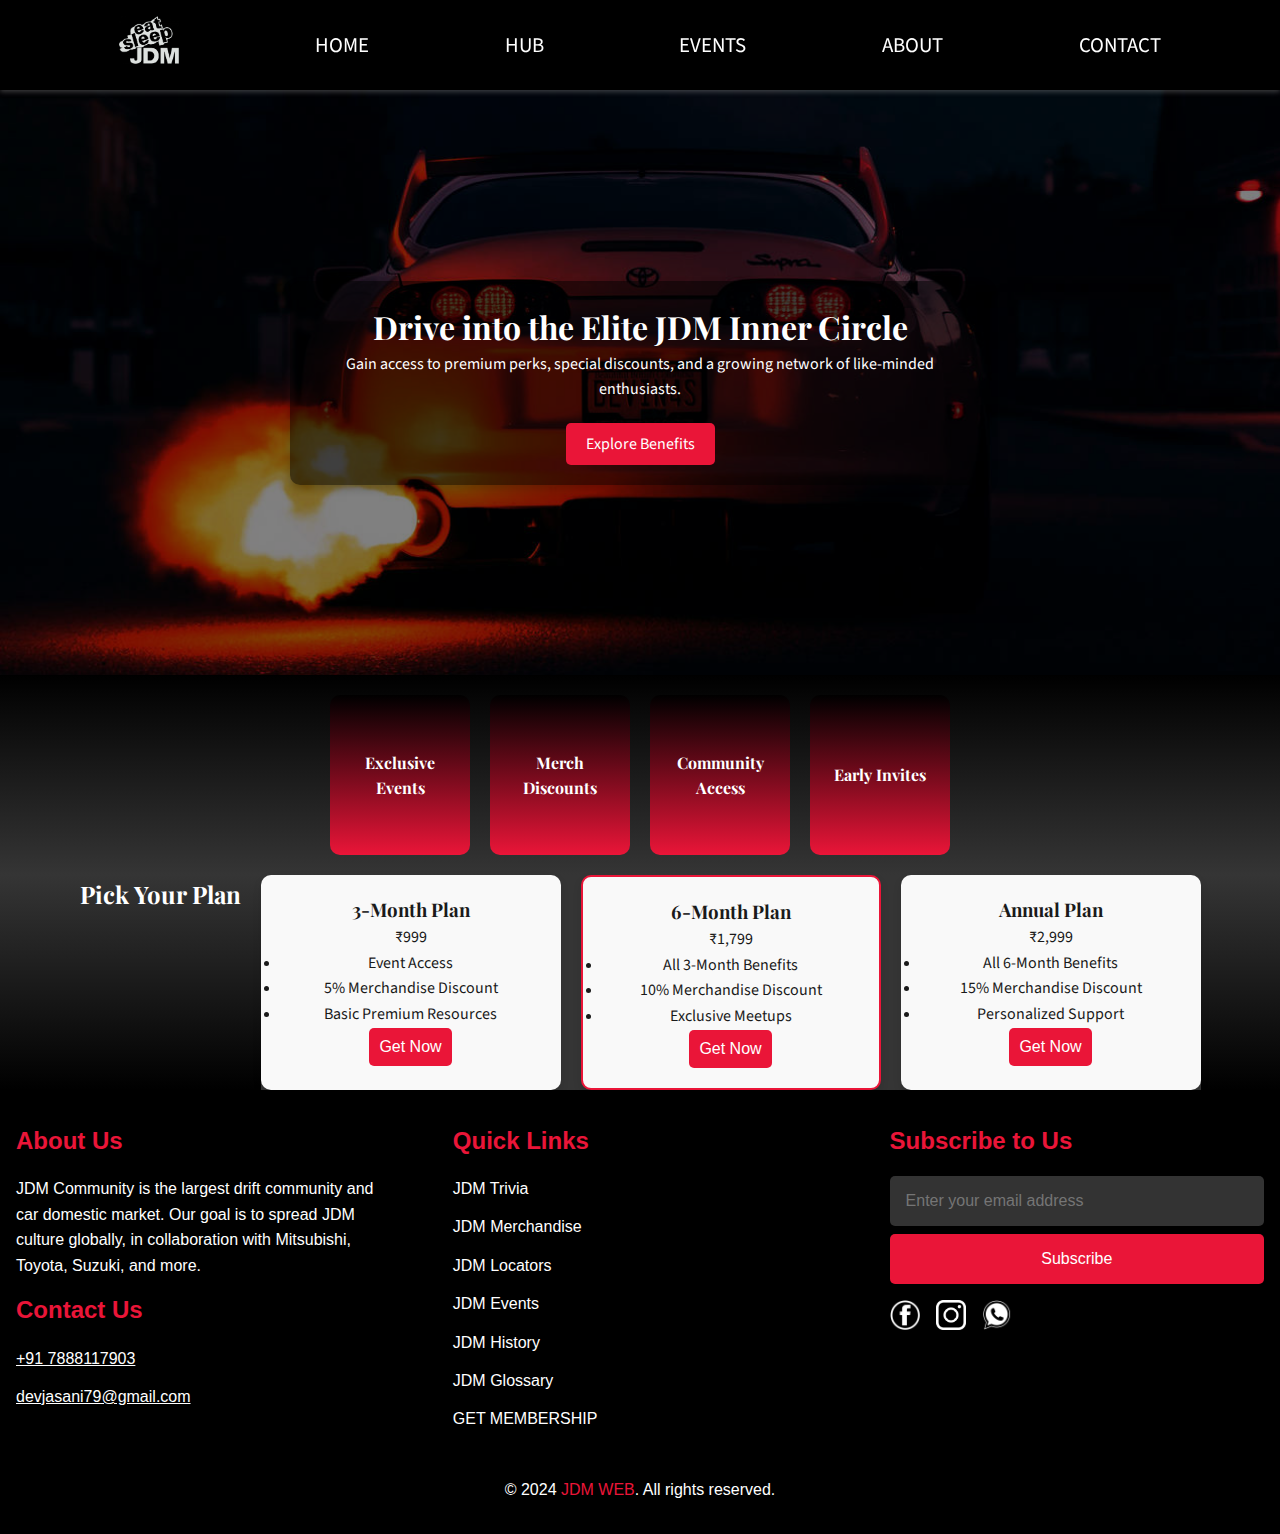
<file: membership.html>
<!DOCTYPE html>
<html lang="en">

<head>
    <meta charset="UTF-8">
    <meta name="viewport" content="width=device-width, initial-scale=1.0">
    <title>JOIN NOW</title>
    
    <link rel="icon" class="favicon" href="images/logos/logo1.png">
    <link rel="stylesheet" href="css/essentials/footer.css">
    <link rel="stylesheet" href="css/essentials/nav.css">
    <link rel="stylesheet" href="css/essentials/utility.css">
    <link rel="stylesheet" href="css/hub/memb.css">
</head>

<body>
  <!-- Header with Navigation -->
  <header>
    <nav class="navlinks">
        <ul>
            <li><a href="index.html"><img src="images/logos/logo.png" alt="logo"></a></li>
            <li><a href="home.html">HOME</a></li>
            <li><a href="hub.html">HUB</a></li>
            <li><a href="events.html">EVENTS</a></li>
            <li><a href="about.html">ABOUT</a></li>
            <li><a href="contact.html">CONTACT</a></li>
        </ul>
    </nav>
</header>

    <main>
 <!-- Hero Section -->
 <section class="membership-hero">
    <img src="images/services/membership/bg1.jpg" alt="memb">
    <div class="hero-content">
        <h1>Drive into the Elite JDM Inner Circle</h1>
        <p>Gain access to premium perks, special discounts, and a growing network of like-minded enthusiasts.</p>
        <button onclick="scrollToBenefits()">Explore Benefits</button>
    </div>
</section>


<section class="membership-benefits">
    <div class="benefit">
        <!-- <img src="benefit1.png" alt="Benefit 1"> -->
        <h3>Exclusive Events</h3>
    </div>
    <div class="benefit">
        <!-- <img src="benefit2.png" alt="Benefit 2"> -->
        <h3>Merch Discounts</h3>
    </div>
    <div class="benefit">
        <!-- <img src="benefit3.png" alt="Benefit 3"> -->
        <h3>Community Access</h3>
    </div>
    <div class="benefit">
        <!-- <img src="benefit4.png" alt="Benefit 4"> -->
        <h3>Early Invites</h3>
    </div>
</section>

<!-- Subscription Plans Section -->
<section class="membership-plans">
    <h2>Pick Your Plan</h2>
    <div class="plans-container">
        <div class="plan">
            <h3>3-Month Plan</h3>
            <p class="price">₹999</p>
            <ul>
                <li>Event Access</li>
                <li>5% Merchandise Discount</li>
                <li>Basic Premium Resources</li>
            </ul>
            <button onclick="showLoginForm()">Get Now</button>
        </div>
        <div class="plan popular">
            <h3>6-Month Plan</h3>
            <p class="price">₹1,799</p>
            <ul>
                <li>All 3-Month Benefits</li>
                <li>10% Merchandise Discount</li>
                <li>Exclusive Meetups</li>
            </ul>
            <button onclick="showLoginForm()">Get Now</button>
        </div>
        <div class="plan">
            <h3>Annual Plan</h3>
            <p class="price">₹2,999</p>
            <ul>
                <li>All 6-Month Benefits</li>
                <li>15% Merchandise Discount</li>
                <li>Personalized Support</li>
            </ul>
            <button onclick="showLoginForm()">Get Now</button>
        </div>
    </div>
</section>

<!-- Login Modal -->
<div class="login-modal" id="loginModal">
    <div class="modal-content">
        <span class="close" onclick="closeLoginForm()">&times;</span>
        <h2>Apply for Membership</h2>
        <form class="modal-form" id="loginForm" enctype="multipart/form-data">
            <label for="username">Full Name</label>
            <input type="text" id="username" name="username" placeholder="Enter your full name" required>

            <label for="age">Age</label>
            <input type="number" id="age" name="age" placeholder="Enter your age" min="1" required>

            <label for="nationality">Address</label>
            <input type="text" id="nationality" name="nationality" placeholder="Enter your Address" required>

            <label for="education">Highest Education Level</label>
            <select id="education" name="education" required>
                <option value="" disabled selected>Select your education</option>
                <option value="graduate">Graduate</option>
                <option value="postgraduate">Postgraduate</option>
                <option value="other">Other</option>
            </select>

            <label for="profession">What interests you about JDM</label>
            <textarea id="profession" name="profession" rows="4" placeholder="Share your thoughts on JDM"></textarea>

            <label for="aadhar">Upload Aadhar Card</label>
            <input type="file" id="aadhar" name="aadhar" accept=".jpg,.jpeg,.png,.pdf" required>

            <label for="photo">Upload Your Photo</label>
            <input type="file" id="photo" name="photo" accept=".jpg,.jpeg,.png" required>

            <button type="submit">Submit</button>
        </form>
    </div>
</div>
 <!-- Footer Section -->
 <footer>
    <div class="footer-content">
        <div class="footer-left">
            <div class="footer-topic">About Us</div>
            <p>JDM Community is the largest drift community and car domestic market. Our goal is to spread JDM
                culture globally, in collaboration with Mitsubishi, Toyota, Suzuki, and more.</p>
            <div class="footer-topic">Contact Us</div>
            <p><i class="fas fa-phone-alt"></i><a href="tel:+917888117903">+91 7888117903</a></p>
            <p><i class="fas fa-envelope"></i><a href="mailto:devjasani79@gmail.com">devjasani79@gmail.com</a></p>
        </div>

        <div class="footer-middle">
            <div class="footer-topic">Quick Links</div>
            <ul>
                <li><a href="hub.html#trivia">JDM Trivia</a></li>
                <li><a href="hub.html#merchandise">JDM Merchandise</a></li>
                <li><a href="hub.html#locators">JDM Locators</a></li>
                <li><a href="hub.html#events">JDM Events</a></li>
                <li><a href="hub.html#history">JDM History</a></li>
                <li><a href="hub.html#glossary">JDM Glossary</a></li>
                <li><a href="hub.html#membership">GET MEMBERSHIP</a></li>
            </ul>
        </div>

        <div class="footer-right">
            <div class="footer-topic">Subscribe to Us</div>
            <form id="subscribeForm" onsubmit="submitForm(); return false;">
                <input type="email" name="email" placeholder="Enter your email address" required>
                <input type="submit" value="Subscribe">
            </form>
            <div class="footer-social">
                <a href="https://www.facebook.com" target="_blank" class="social-icon"><img
                        src="images/logos/facebook.png" alt="Facebook"></a>
                <a href="https://www.instagram.com/dev_jasani/" target="_blank" class="social-icon"><img
                        src="images/logos/instagram.png" alt="Instagram"></a>
                <a href="https://wa.me/+917888117903" target="_blank" class="social-icon"><img
                        src="images/logos/whatsapp.png" alt="WhatsApp"></a>
            </div>
        </div>
    </div>

    <div class="footer-bottom">
        <p>&copy; 2024 <a href="#">JDM WEB</a>. All rights reserved.</p>
    </div>
</footer>

    <script src="js/footer.js"></script>
    <script src="js/hub/memb.js"></script>
</body>

</html>
</file>
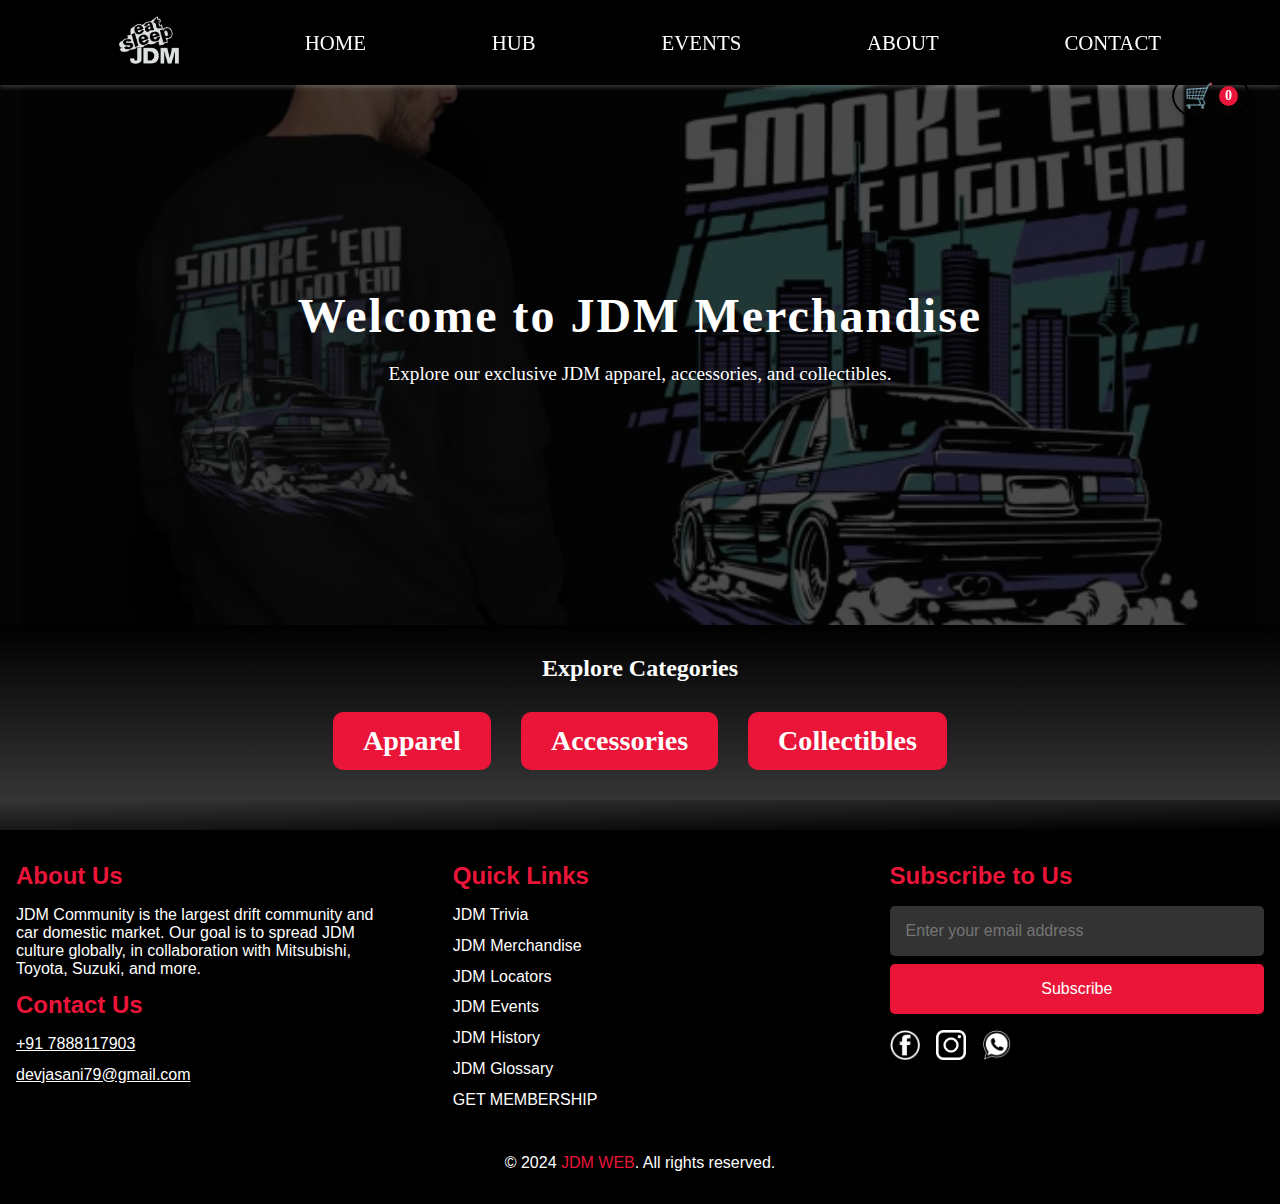
<file: merch.html>
<!DOCTYPE html>
<html lang="en">

<head>
    <meta charset="UTF-8">
    <meta name="viewport" content="width=device-width, initial-scale=1.0">
    <title>JDM Merchandise</title>
    
    <link rel="icon" class="favicon" href="images/logos/logo1.png">
    <link rel="stylesheet" href="css/essentials/footer.css">
    <link rel="stylesheet" href="css/essentials/nav.css">
    <link rel="stylesheet" href="css/essentials/utility.css">
    <link rel="stylesheet" href="css/hub/merch/merch.css">
</head>

<body>
  <!-- Header with Navigation -->
  <header>
    <nav class="navlinks">
        <ul>
            <li><a href="index.html"><img src="images/logos/logo.png" alt="logo"></a></li>
            <li><a href="home.html">HOME</a></li>
            <li><a href="hub.html">HUB</a></li>
            <li><a href="events.html">EVENTS</a></li>
            <li><a href="about.html">ABOUT</a></li>
            <li><a href="contact.html">CONTACT</a></li>
        </ul>
    </nav>
</header>


    <main>

<!-- Shopping Cart Icon -->
<div id="cart-icon" onclick="toggleCart()">
    🛒
    <span id="cart-count">0</span>
</div>

<!-- Cart Tab -->
<div id="cart-tab" class="hidden">
    <h2>Your Cart</h2>
    <div id="cart-items"></div>
    <div id="cart-total">
        <h3>Total: $<span id="cart-total-price">0</span></h3>
    </div>
    <button id="checkout-button"><a href="checkout.html"> Checkout</a></button>
</div>


<!-- Hero Section -->
<section id="hero-section">
    <img src="images/services/merch/bg.jpg" alt="">
   <div class="content">

       <h1>Welcome to JDM Merchandise</h1>
       <p>Explore our exclusive JDM apparel, accessories, and collectibles.</p>
    </div>
</section>
<!-- Explore Categories -->
<section id="categories-section">
    <h2>Explore Categories</h2>
    <div id="category-list">
        <div class="category-item" onclick="toggleSubcategory('apparel')">
            <h3>Apparel</h3>
        </div>
        <div class="category-item" onclick="toggleSubcategory('accessories')">
            <h3>Accessories</h3>
        </div>
        <div class="category-item" onclick="toggleSubcategory('collectibles')">
            <h3>Collectibles</h3>
        </div>
    </div>
</section>

<!-- Product Sections -->
<section id="apparel-section" class="category-section hidden">
    <h2>Apparel</h2>
    <div id="apparel-subcategories">
        <span class="subcategory-item" onclick="showProducts('t-shirts')">
            <button class="title">T-Shirts</button>
        </span>
        <span class="subcategory-item" onclick="showProducts('hoodies')">
            <button class="title">Hoodies</button>
        </span>
        <span class="subcategory-item" onclick="showProducts('caps')">
            <button class="title">Caps</button>
        </span>
    </div>
</section>

<section id="accessories-section" class="category-section hidden">
    <h2>Accessories</h2>
    <div id="accessories-subcategories">
        <span class="subcategory-item" onclick="showProducts('keychains')">
            <button class="title">Keychains</button>
        </span>
        <span class="subcategory-item" onclick="showProducts('glasses')">
            <button class="title">Glasses</button>
        </span>
    </div>
</section>

<section id="collectibles-section" class="category-section hidden">
    <h2>Collectibles</h2>
    <div id="collectibles-subcategories">
        <span class="subcategory-item" onclick="showProducts('mini-toys')">
            <button class="title">Mini Toys</button>
        </span>
        <span class="subcategory-item" onclick="showProducts('posters')">
            <button class="title">Posters</button>
        </span>
    </div>
</section>

<!-- Products Display Section -->
<section id="product-display-section" class="hidden">

    <div id="products-container"></div>
</section>

    </main>













 <!-- Footer Section -->
 <footer>
    <div class="footer-content">
        <div class="footer-left">
            <div class="footer-topic">About Us</div>
            <p>JDM Community is the largest drift community and car domestic market. Our goal is to spread JDM
                culture globally, in collaboration with Mitsubishi, Toyota, Suzuki, and more.</p>
            <div class="footer-topic">Contact Us</div>
            <p><i class="fas fa-phone-alt"></i><a href="tel:+917888117903">+91 7888117903</a></p>
            <p><i class="fas fa-envelope"></i><a href="mailto:devjasani79@gmail.com">devjasani79@gmail.com</a></p>
        </div>

        <div class="footer-middle">
            <div class="footer-topic">Quick Links</div>
            <ul>
                <li><a href="hub.html#trivia">JDM Trivia</a></li>
                <li><a href="hub.html#merchandise">JDM Merchandise</a></li>
                <li><a href="hub.html#locators">JDM Locators</a></li>
                <li><a href="hub.html#events">JDM Events</a></li>
                <li><a href="hub.html#history">JDM History</a></li>
                <li><a href="hub.html#glossary">JDM Glossary</a></li>
                <li><a href="hub.html#membership">GET MEMBERSHIP</a></li>
            </ul>
        </div>

        <div class="footer-right">
            <div class="footer-topic">Subscribe to Us</div>
            <form id="subscribeForm" onsubmit="submitForm(); return false;">
                <input type="email" name="email" placeholder="Enter your email address" required>
                <input type="submit" value="Subscribe">
            </form>
            <div class="footer-social">
                <a href="https://www.facebook.com" target="_blank" class="social-icon"><img
                        src="images/logos/facebook.png" alt="Facebook"></a>
                <a href="https://www.instagram.com/dev_jasani/" target="_blank" class="social-icon"><img
                        src="images/logos/instagram.png" alt="Instagram"></a>
                <a href="https://wa.me/+917888117903" target="_blank" class="social-icon"><img
                        src="images/logos/whatsapp.png" alt="WhatsApp"></a>
            </div>
        </div>
    </div>

    <div class="footer-bottom">
        <p>&copy; 2024 <a href="#">JDM WEB</a>. All rights reserved.</p>
    </div>
</footer>

    <script src="js/footer.js"></script>
    <script src="js/hub/merch/merch.js"></script>
</body>

</html>
</file>
<file: css/essentials/footer.css>
:root {
    --text-color: #ffffff;
    --background: #ea1538;
}
footer {
    background-color:black;
    color: var(--text-color);
    padding: 2rem 1rem;
    font-family: 'Roboto', sans-serif;
}

.footer-content {
    display: flex;
    justify-content: space-between;
    gap: 2rem;
}

.footer-left, .footer-middle, .footer-right {
    width: 30%;
}

.footer-topic {
    font-size: 1.5rem;
    font-weight: bold;
    margin-bottom: 1rem;
    color: var(--background) /* JDM accent color */
}

footer p, footer a {
    font-size: 1rem;
    color:var(--text-color);
}

footer a:hover {
    text-decoration: underline;
}

.footer-left p, .footer-middle ul li {
    margin-bottom: 0.8rem;
}

.footer-middle ul {
    list-style-type: none;
    padding: 0;
}

.footer-middle ul li a {
    color:var(--text-color);
    font-size: 1rem;
    text-decoration: none;
}
.footer-middle ul li a:hover{
    color: #ea1538;
    text-decoration: underline;
}
.footer-right form {
    display: flex;
    flex-direction: column;
    gap: 0.5rem;
}

footer input[type="email"], footer input[type="submit"] {
    padding: 1rem;
    font-size: 1rem;
    border: none;
    border-radius: 5px;
}

footer input[type="email"] {
    background-color: #333;
    color: var(--text-color);
}

footer input[type="submit"] {
    background-color:var(--background);
    color: var(--text-color);
    cursor: pointer;
    transition: background-color 0.3s ease;
}

footer input[type="submit"]:hover {
    background-color:var(--background);
}

.footer-social {
    display: flex;
    gap: 1rem;
    margin-top: 1rem;
}

.footer-social .social-icon img {
    width: 30px;
    height: 30px;
    transition: transform 0.3s ease;
    filter: invert(1);
}

.footer-social .social-icon:hover img {
    transform: scale(1.1);
}

.footer-bottom {
    text-align: center;
    margin-top: 2rem;
    font-size: 1rem;
}

.footer-bottom a {
    color: var(--background);
    text-decoration: none;
}

.footer-bottom a:hover {
    text-decoration: underline;
}

/* Hover Effects for Links */
footer a:hover {
    color: var(--background);
}
/* Style for social icon images */
.social-icon img {
    transition: filter 0.3s ease; /* Smooth transition */
}

/* On hover, invert the image colors */
.social-icon:hover img {
    filter: invert(1);
}

/* Responsive Design */
@media (max-width: 768px) {
    .footer-content {
        /* flex-direction: column; */
        align-items: center;
        flex-wrap: wrap;
    }

    .footer-left, .footer-middle, .footer-right {
        width: 100%;
        margin-bottom: 0.5rem;
    }
}
</file>
<file: css/essentials/nav.css>
@import url('https://fonts.googleapis.com/css2?family=Playfair+Display:wght@400;600&family=Source+Sans+Pro:wght@300;400;600&display=swap');

:root {
    --text-color: #ffffff;
    
    --body-font: 'Source Sans Pro', sans-serif;
    --heading-font: 'Playfair Display', serif;
    --background: #ea1538;
}
.favicon{
    filter: invert(1);
}
/* Basic reset */
* {
    margin: 0;
    padding: 0;
    box-sizing: border-box;
}

body {
    background-color: black;
    overflow-x: hidden;
}

/* Navbar Styling */
header {
    background-color: black;
    position: sticky;
    top: 0;
    width: 100%;
    z-index: 1000;
    box-shadow: 0px 2px 5px rgba(200, 200, 200, 0.3);

}

.navlinks {
    max-width: 1200px;
    margin: 0 auto;
    padding: 10px 5%;
}

.navlinks ul {
    display: flex;
    justify-content: space-between;
    align-items: center;
    flex-wrap: wrap;
}

.navlinks ul li {
    list-style-type: none;
}

.navlinks ul li a {
    text-decoration: none;
    color: var(--text-color);
    font-size: 1.3em;
    transition: 0.3s;
    padding: 10px 15px;
}

.navlinks ul li img {
    filter: invert(1);
    width: 60px;
    transition: 0.3s;
}

button {
    border: none;
    background: var(--background);
    padding: 8px 16px;
    border-radius: 20px;
    color: var(--text-color);
    font-size: 1em;
    transition: 0.3s;
    cursor: pointer;
}

/* Hover effects */
.navlinks ul li a:hover {
    color: var(--background);
}

button:hover {
    background-color: #ff4a61;
    transform: scale(1.1);
}

/* Responsive Adjustments */
@media (max-width: 768px) {
    .navlinks ul li a {
        font-size: 1em;
        padding: 8px 10px;
    }

    .navlinks ul li img {
        width: 40px;
    }

    button {
        padding: 6px 12px;
        font-size: 0.9em;
    }
}

@media (max-width: 480px) {
    .navlinks ul {
        flex-direction: row;
        flex-wrap: nowrap;
    }

    .navlinks ul li {
        padding: 5px 0;
    }

    .navlinks ul li a {
        font-size: 0.9em;
        padding: 5px 5px;
    }

    .navlinks ul li img {
        width: 35px;
    }

    button {
        padding: 5px 10px;
        font-size: 0.85em;
    }
}
</file>
<file: css/essentials/utility.css>
/* Scrollbar Styling */
::-webkit-scrollbar {
    width: 12px; /* Adjust the width of the scrollbar */
}

::-webkit-scrollbar-thumb {
    background-color: rgba(234, 21, 56, 0.8); /* JDM Red from your palette */
    border-radius: 10px;
}

::-webkit-scrollbar-thumb:hover {
    background-color: rgba(234, 21, 56, 1); /* Darker red on hover */
}

::-webkit-scrollbar-track {
    background: rgba(34, 202, 236, 0.2); /* Light blue from your palette */
    border-radius: 10px;
}
</file>
<file: css/about/about.css>
@import url('https://fonts.googleapis.com/css2?family=Playfair+Display:wght@400;600&family=Source+Sans+Pro:wght@300;400;600&display=swap');

/* Root Variables for Color Palette and Fonts */
:root {
    --text-color: #ffffff;
    --background: #ea1538;
    --black: #000000;
    --dark-gray: #313131;
    --light-gray: #f3f3f3;
    --highlight-shadow: rgba(128, 6, 6, 0.8);
    --shadow-light: rgba(0, 0, 0, 0.5);
    --body-font: 'Source Sans Pro', sans-serif;
    --heading-font: 'Playfair Display', serif;
    --transition-time: 0.3s ease;
}

/* General Styling for the About Section */
.about {
    background: linear-gradient(0deg, var(--dark-gray), var(--black));
    color: var(--text-color);
    font-family: var(--body-font);
    padding: 1rem;
    overflow: hidden;
    /* Prevent content overflow */
}

/* About Content */
.about-content {
    max-width: 1200px;
    margin: auto;
    padding: 1rem;
}

/* Section Headers */
.about h1,
.about h2 {
    font-family: var(--heading-font);
    font-size: 3rem;
    color: var(--background);
    text-align: center;
    margin-bottom: 1.5rem;
}

.about p {
    font-size: 1.2rem;
    line-height: 1.8;
    color: var(--light-gray);
    margin-bottom: 2rem;
    text-align: center;
}

/* Decorative Borders for Sections */
.about-section {
    margin: 3rem auto;
    text-align: center;
    border: 10px double var(--background);
    padding: 2rem;
    border-radius: 10px;
}



/* Founders Section */
.founders {
    background-color: var(--dark-gray);
    color: var(--text-color);
    font-family: var(--body-font);
    padding:  1rem;
}

.founders h2 {
    font-family: var(--heading-font);
    font-size: 3rem;
    color: var(--background);
    text-align: center;
    margin-bottom: 2rem;
}

.founder-cards {
    display: flex;
    justify-content: center;
    gap: 3rem;
    flex-wrap: wrap;
}

.founder-card {
    background: linear-gradient(0deg, var(--black), var(--dark-gray));
    width: 25%;
    border-radius: 10px;
    overflow: hidden;
    box-shadow: 0 4px 15px var(--shadow-light);
    transition: transform var(--transition-time), box-shadow var(--transition-time);
    text-align: center;
}

.founder-card:hover {
    transform: scale(1.05);
    box-shadow: 0 6px 20px var(--highlight-shadow);
}

.founder-card img {
    width: 100%;
    height: 45vh;
    /* Fixed height */
    object-fit: cover;
    border-bottom: 2px solid var(--background);
}

.founder-card h3 {
    font-family: var(--heading-font);
    font-size: 1.6rem;
    color: var(--background);
    margin: 1rem 0;
}

.founder-card p {
    font-size: 1.1rem;
    color: var(--light-gray);
    margin-bottom: 1rem;
}

/* Responsive Design */
@media (max-width: 1024px) {
    .founder-card {
        width: 35%;
    }

}

@media (max-width: 768px) {
    .about-content {
        padding: 1rem;
    }

    .founder-cards {
        gap: 2rem;
    }

    .founder-card {
        width: 45%;
    }

    .about p {
        font-size: 1rem;
    }
}

@media (max-width: 480px) {

    .about h1,
    .about h2 {
        font-size: 2.2rem;
    }

    .founder-cards {
        flex-direction: column;
        align-items: center;
    }

    .founder-card {
        width: 90%;
    }

}

/* Team Section */
.team {
    background: linear-gradient(180deg, var(--dark-gray), var(--black));
    color: var(--text-color);
    font-family: var(--body-font);
    padding: 2rem 1rem;
}

.team h2 {
    font-family: var(--heading-font);
    font-size: 2rem;
    color: var(--background);
    text-align: center;
    margin-bottom: 1rem;
}

.team-cards {
    display: flex;
    flex-wrap: wrap;
    justify-content: center;
    gap: 5rem 1rem;
    margin-bottom: 90px;
}

/* Flip Card Styling */
.flip-card {
    width: 14vw;
    height: 35vh;
}

.flip-card-inner {
    width: 100%;
    height: 100%;
    position: relative;
    transform-style: preserve-3d;
    transition: transform var(--transition-time);
}

.flip-card:hover .flip-card-inner {
    transform: rotateY(180deg);
}

.flip-card-front,
.flip-card-back {
    position: absolute;
    width: 100%;
    height: 100%;
    backface-visibility: hidden;
    border-radius: 10px;
    overflow: hidden;
    box-shadow: 0 4px 15px var(--shadow-light);
}

.flip-card-front {
    background: linear-gradient(0deg, var(--black), var(--dark-gray));
    display: flex;
    flex-direction: column;
    align-items: center;
    justify-content: center;
}

.flip-card-front img {
    width: 100%;
    height: 100%;
    object-fit: cover;
}

.card-name h3 {
    margin: 14px 0;
    font-family: var(--heading-font);
    font-size: 1rem;
    color: var(--background);
    text-align: center;
}

.flip-card-back {
    background: linear-gradient(0deg, var(--background), var(--black));
    color: var(--text-color);
    display: flex;
    align-items: center;
    justify-content: center;
    text-align: center;
    transform: rotateY(180deg);
    font-size: 1rem;
    font-weight: bold;
}

/* Responsive Design */
@media (max-width: 768px) {
    .flip-card {
        width: 40vw;
        height: 28vh;
    }

    .flip-card-front h3 {
        font-size: 1rem;
    }

    .flip-card-back {
        font-size: 1rem;
    }
}
</file>
<file: css/hub/merch/checkout.css>
body {
    font-family: Arial, sans-serif;
    margin: 0;
    padding: 0;
    background-color: #f8f9fa;
}

.checkout-container {
    max-width: 600px;
    margin: 50px auto;
    padding: 20px;
    background: #ffffff;
    border-radius: 8px;
    box-shadow: 0 4px 8px rgba(0, 0, 0, 0.1);
}

h1, h2, h3 {
    text-align: center;
    margin-bottom: 20px;
    color: #333;
}

form label {
    display: block;
    margin: 10px 0 5px;
    font-weight: bold;
}

form input {
    width: 100%;
    padding: 10px;
    margin-bottom: 20px;
    border: 1px solid #ccc;
    border-radius: 4px;
    font-size: 16px;
}

.order-summary {
    border-top: 2px solid #e0e0e0;
    padding-top: 20px;
}

.order-items {
    margin-bottom: 20px;
}

.order-item {
    display: flex;
    justify-content: space-between;
    margin: 10px 0;
}

.grand-total {
    text-align: right;
    font-size: 18px;
    font-weight: bold;
    margin-top: 10px;
}

.pay-button {
    width: 100%;
    padding: 15px;
    background-color: #007bff;
    color: white;
    font-size: 18px;
    border: none;
    border-radius: 4px;
    cursor: pointer;
}

.pay-button:hover {
    background-color: #0056b3;
}
</file>
<file: css/contact/contact.css>
@import url('https://fonts.googleapis.com/css2?family=Playfair+Display:wght@400;600&family=Source+Sans+Pro:wght@300;400;600&display=swap');

/* Root Variables for Color Palette and Fonts */
:root {
    --text-color: #ffffff;
    --background: #ea1538;
    --black: #000000;
    --dark-gray: #313131;
    --light-gray: #f3f3f3;
    --highlight-shadow: rgba(128, 6, 6, 0.8);
    --shadow-light: rgba(0, 0, 0, 0.5);
    --body-font: 'Source Sans Pro', sans-serif;
    --heading-font: 'Playfair Display', serif;
    --transition-time: 0.3s ease;
}

/* General Contact Page Styles */
.contact {
    background: linear-gradient(0deg, var(--dark-gray), var(--black));
    color: var(--text-color);
    font-family: var(--body-font);
    padding: 2rem 1rem;
}

/* Contact Info Section */
.contact-info {
    text-align: center;
    margin-bottom: 3rem;
}

.contact-info h2 {
    font-family: var(--heading-font);
    font-size: 2.5rem;
    color: var(--background);
    margin-bottom: 1rem;
}

.contact-info p {
    font-size: 1.2rem;
    color: var(--light-gray);
    line-height: 1.8;
    text-align: center;
    margin-bottom: 2rem;
}

/* Contact Form Section */
.contact-form {
    background: linear-gradient(180deg, var(--black), var(--background));
    border-radius: 10px;
    padding: 2rem;
    max-width: 800px;
    margin: 0 auto;
    box-shadow: 0 4px 15px var(--shadow-light);
}

.contact-form h2 {
    font-family: var(--heading-font);
    font-size: 2.5rem;
    color: var(--background);
    margin-bottom: 1.5rem;
}

.contact-form input,
.contact-form textarea {
    width: 100%;
    padding: 1rem;
    margin-bottom: 1.2rem;
    border: 1px solid var(--dark-gray);
    border-radius: 5px;
    background: var(--black);
    color: var(--text-color);
    font-size: 1rem;
    font-family: var(--body-font);
}

.contact-form textarea {
    height: 150px;
    resize: vertical;
}

.contact-form .submit-btn {
    background: black;
    color: var(--text-color);
    padding: 0.8rem 2rem;
    border: none;
    border-radius: 5px;
    font-size: 1.2rem;
    cursor: pointer;
    transition: background-color var(--transition-time), transform var(--transition-time);
}

.contact-form .submit-btn:hover {
    background-color: var(--dark-gray);
    transform: scale(1.05);
}


/* Responsive Design */
@media (max-width: 768px) {
    .contact-form {
        padding: 1rem;
    }

    .contact-form h2 {
        font-size: 2rem;
    }

    .contact-form input,
    .contact-form textarea {
        font-size: 1rem;
    }

}

@media (max-width: 480px) {
    .contact-info h2 {
        font-size: 2rem;
    }

    .contact-form {
        padding: 1.5rem;
    }

    .submit-btn {
        font-size: 1rem;
    }

}

/* ------------------- */
.location {
    text-align: center;
    margin-top: 3rem;
}

.location h2 {
    font-family: var(--heading-font);
    margin-bottom: 20px;
    color: var(--background);
    font-size: 2.5rem;
}

.map-container {
    height: 40vh;
    width: 80vw;
    margin: 0 auto;
}

iframe {
    width: 100%;
    height: 100%;
    border-radius: 10px;
}

/* ----------------- */
.faq {
    padding: 2rem;
    background: linear-gradient(180deg, var(--dark-gray), var(--black));
    color: var(--text-color);
    font-family: var(--body-font);
}

.faq h2 {
    font-size: 2.5rem;
    color: var(--background);
    text-align: center;
    margin-bottom: 1rem;
    font-family: var(--heading-font);
    transition: transform var(--transition-time);
}

.faq h2:hover {
    transform: scale(1.11);
}

.faq-container {
    margin-top: 2rem;
    height: 40vh;
    overflow: auto;
    border: 4px solid var(--background);
}

.faq-item {
    margin-bottom: 1.5rem;
}

.faq-item h3 {
    font-family: var(--heading-font);
    font-size: 1.8rem;
    color: var(--background);
    cursor: pointer;
    margin: 0;
    padding: 0.5rem;
    border: 1px solid var(--background);
    border-radius: 5px;
}

.faq-item h3:hover {
    color: #ffffff;
    transition: var(--transition-time);
    background-color: var(--background);
}

.faq-item p {
    font-family: var(--body-font);
    display: none;
    font-size: 1rem;
    color: var(--light-gray);
    padding: 1rem;
    background-color: var(--darker-gray);
    border: 1px solid var(--light-gray);
    border-radius: 5px;
    margin-top: 1rem;
}

.faq-item.active p {
    display: block;
}

/* ------- */
.faq-item p {
    max-height: 0;
    overflow: hidden;
    transition: max-height 0.3s ease-out;
}

.faq-item.active p {
    max-height: 1000px;
    /* adjust this value as needed */
}

@media (max-width: 768px) {
    .faq-container {
        height: 35vh;
    }

    .faq-item h3 {
        font-size: 1rem;
    }
}
</file>
<file: css/hub/events.css>
/* Root Variables */
:root {
  --text-color: #ffffff;
  --dark-gray: #353535;
  --background: #ea1538;
  --black: #000000;
  --highlight: #ea1538;
  --overlay-color: rgba(0, 0, 0, 0.5);
  --body-font: 'Source Sans Pro', sans-serif;
  --heading-font: 'Playfair Display', serif;
  --transition: 0.3s ease-in-out;
}

/* General Reset */
* {
  margin: 0;
  padding: 0;
  box-sizing: border-box;
}

body {
  background-color: #000;
  color: var(--text-color);
  overflow-x: hidden;
}

h1,
h2 {
  font-family: var(--heading-font);
}

/* Hero Section */
.events-hero {
  position: relative;
  height: 60vh;
  overflow: hidden;
  display: flex;
  justify-content: center;
  align-items: center;
  text-align: center;
  color: var(--text-color);
}

.hero-video {
  position: absolute;
  top: 0;
  left: 0;
  width: 100%;
  height: 100%;
  object-fit: cover;
  z-index: -2;
}

.hero-overlay {
  position: absolute;
  top: 0;
  left: 0;
  width: 100%;
  height: 100%;
  background: var(--overlay-color);
  z-index: -1;
}

.hero-content {
  max-width: 720px;
  padding: 20px;
}

.hero-content h1 {
  font-size: 3rem;
  margin-bottom: 1rem;
  letter-spacing: 2px;
}

.hero-content p {
  font-size: 1.2rem;
  margin-bottom: 2rem;
  line-height: 1.6;
}

.cta-button {
  display: inline-block;
  padding: 12px 30px;
  background-color: var(--highlight);
  color: var(--text-color);
  font-weight: bold;
  text-decoration: none;
  border-radius: 5px;
  transition: var(--transition);
}

.cta-button:hover {
  background-color: #c12c35;
  transform: scale(1.05);
}

/* Responsive Adjustments */
@media (max-width: 768px) {
  .events-hero {
    height: 45vh;
  }

  .hero-content h1 {
    font-size: 2.5rem;
  }

  .hero-content p {
    font-size: 1rem;
  }

  .cta-button {
    padding: 10px 20px;
  }
}

@media (max-width: 480px) {
  .hero-content h1 {
    font-size: 2rem;
  }

  .hero-content p {
    font-size: 0.9rem;
  }
}

/* ----------------------------- */
/* Featured Events Section */
.featured-events {
  padding: 2rem;
  text-align: center;
  color: var(--text-color);
  background: linear-gradient(0deg, var(--dark-gray), var(--black));
}

.section-header h2 {
  font-family: var(--heading-font);
  font-size: 2.5rem;
  margin-bottom: 1rem;
}

.slider-container {
  display: flex;
  gap: 1rem;
  overflow-x: auto;
  padding: 1rem 0;
  scroll-behavior: smooth;
}

.event-card {
  background-color: #292929;
  border-radius: 10px;
  padding: 1rem;
  flex: 0 0 300px;
  box-shadow: 0 4px 6px rgba(0, 0, 0, 0.5);
  text-align: left;
}

.event-card img {
  height: 20vh;
  width: 100%;
  border-radius: 10px;
  margin-bottom: 1rem;
}

.event-card h3 {
  font-family: var(--heading-font);
  font-size: 1.5rem;
  margin-bottom: 0.5rem;
}

.event-card p {
  font-family: var(--body-font);
  font-size: 1rem;
  margin-bottom: 1rem;
}

.event-card button {
  padding: 0.5rem 1rem;
  background-color: var(--background);
  color: var(--text-color);
  border: none;
  border-radius: 5px;
  cursor: pointer;
  transition: var(--transition);
}

.event-card button:hover {
  background-color: var(--btn-hover-bg);
}

/* Section Footer */
.section-footer p {
  margin-top: 1rem;
  font-size: 1.2rem;
  color: var(--text-color);
  font-style: italic;
  font-family: var(--body-font);
}

/* Custom Alert Box */
.custom-alert {
  position: fixed;
  top: 0;
  left: 0;
  width: 100%;
  height: 100%;
  background-color: rgba(0, 0, 0, 0.8);
  display: none;
  justify-content: center;
  align-items: center;
  z-index: 1000;
}

.alert-content {
  background-color: #292929;
  padding: 2rem;
  border-radius: 10px;
  text-align: center;
  color: var(--text-color);
  width: 90%;
  max-width: 400px;
}

.exclusive-note {
  font-family: var(--heading-font);
  font-size: 1.8rem;
  font-weight: bold;
  margin-bottom: 0.5rem;
  color: var(--highlight);
}

.alert-description {
  font-family: var(--body-font);
  font-size: 1rem;
  margin-bottom: 1.5rem;
  color: var(--text-color);
}

.membership-btn,
.close-alert {
  font-family: var(--heading-font);
  display: inline-block;
  margin: 0.5rem;
  padding: 0.5rem 1rem;
  background-color: var(--background);
  color: var(--text-color);
  border: none;
  border-radius: 5px;
  cursor: pointer;
  transition: var(--transition);
}

.membership-btn a {
  text-decoration: none;
  color: var(--text-color);
  font-family: var(--heading-font);
}

.membership-btn:hover {
  background-color: var(--btn-hover-bg);
}

.close-alert:hover {
  background-color: #444;
}

/* -------------------------------------------------------- */
/* Explore More Events Section */
.explore-events {
  padding: 50px 10%;
  text-align: center;
  background: var(--dark-gray);
}

.explore-events h2 {
  font-family: var(--heading-font);
  font-size: 2.5rem;
  margin-bottom: 30px;
  color: var(--text-color);
}

.categories-grid {
  display: grid;
  grid-template-columns: repeat(auto-fill, minmax(250px, 1fr));
  gap: 20px;
}

.category-card {
  background: linear-gradient(0deg, var(--background), var(--black));
  color: var(--text-color);
  border-radius: 8px;
  display: flex;
  justify-content: center;
  align-items: center;
  height: 150px;
  transition: 0.3s;
  cursor: pointer;
}

.category-card h3 {
  font-size: 1.8rem;
  font-family: var(--heading-font);
}

.category-card:hover {
  transform: scale(1.05);
}

.explore-events h4 {
  font-family: var(--heading-font);
  font-size: 1.5rem;
  padding: 20px;
}

.memb a {
  padding: 20px 10px;
  font-family: var(--body-font);
  text-decoration: none;
  color: var(--text-color);
}

/* Modal Styling */
.event-modal {
  position: fixed;
  /* Fix the modal overlay to the viewport */
  top: 0;
  left: 0;
  width: 100%;
  height: 100%;
  background-color: rgba(0, 0, 0, 0.7);
  /* Semi-transparent background */
  display: none;
  /* Hidden by default */
  justify-content: center;
  align-items: center;

}

.modal-content {
  display: flex;
  flex-wrap: wrap;
  flex-flow: column;
  background: linear-gradient(0deg, var(--background), var(--black));
  padding: 20px;
  border-radius: 8px;
  width: 80%;
  max-width: 600px;
  max-height: 60%;
  /* Limit the height of the modal content */
  text-align: center;
}

.modal-title {
  font-size: 2rem;
  margin-bottom: 20px;
}

/* Scrollable Cards within Modal */
.events-mini-cards {
  display: grid;
  grid-template-columns: repeat(auto-fill, minmax(250px, 1fr));
  gap: 20px;
  overflow-x: auto;
  /* Enable horizontal scrolling for the cards */
  padding: 10px;
  /* Add padding for the scrollable area */
  white-space: nowrap;
  /* Prevent wrapping to allow scrolling */
}

.event-card {
  background-color: var(--black);
  padding: 15px;
  border-radius: 8px;
  text-align: left;
  box-shadow: 0 2px 5px rgba(0, 0, 0, 0.1);
  min-width: 200px;
  /* Set a minimum width for the cards */
  display: inline-block;
  /* Ensure the cards align horizontally */
  text-wrap: wrap;
}

.event-card h4 {
  font-size: 1.5rem;
  margin-bottom: 10px;
  font-family: var(--heading-font);
}

.event-card p {
  font-family: var(--body-font);
  font-size: 1rem;
  margin-bottom: 5px;
}

.event-card .event-date {
  font-size: 0.9rem;
  color: #777;
}

.event-card:hover {
  background-color: var(--dark-gray);
}

/* Close Button */
.close-modal {
  padding: 10px 20px;
  background-color: var(--black);
  color: var(--text-color);
  border: none;
  border-radius: 20px;
  cursor: pointer;
  transition: 0.3s;
}

.close-modal:hover {
  background-color: var(--dark-gray);
}

/* Responsive Adjustments */
@media (max-width: 480px) {
  .events-mini-cards {
    grid-template-columns: 1fr 1fr;
    padding: 5px;
    /* Reduce padding */
    margin-bottom: 15px;
  }


}

@media (max-width: 480px) {
  .categories-grid {
    grid-template-columns: 1fr 1fr;
  }

  .category-card h3 {
    font-size: 1rem;
  }
}

/* ---------------------------------------------------------------------------------------- */
/* Section Styling */
.real-jdm-culture {
  padding: 50px 20px;
  background-color: var(--dark-gray);
  color: var(--text-color);
  text-align: center;
padding-bottom: 30px;
  background: linear-gradient(180deg, var(--dark-gray), var(--black));

}

.real-jdm-culture .section-header h2 {
  font-family: var(--heading-font);
  font-size: 2.5rem;
  margin-bottom: 10px;
}

.real-jdm-culture .section-header p {
  font-family: var(--body-font);
  font-size: 1.2rem;
  margin-bottom: 30px;
  color: var(--text-color);
}

.culture-slider {
  overflow-x: auto;
  white-space: nowrap;
  padding: 20px 0;
}

.slider-wrapper {
  display: flex;
  gap: 15px;
  justify-content: flex-start;
}

.culture-card {
  display: inline-block;
  width: 250px;
  background: var(--background);
  border-radius: 10px;
  padding: 15px;
  text-align: center;
  color: var(--text-color);
  font-family: var(--body-font);
  transition: transform var(--transition);
}

.culture-card img {
  width: 10vw;
  height: 12vh;
  object-fit: cover;
  border-radius: 10px;
  margin-bottom: 10px;
}

.culture-card h3 {
  font-size: 1.2rem;
  margin-bottom: 10px;
}

.culture-card a {
  color: var(--text-color);
  text-decoration: none;
  font-weight: bold;
}

.culture-card:hover {
  transform: scale(1.05);
}

@media (max-width: 480px)  {
  .culture-card img {
    height: 12vh;
    width: 40vw;
  }
}
</file>
<file: css/hub/glossary.css>
/* Root variables */
:root {
    --text-color: #ffffff;
    --background: #ea1538;
    --black: #000000;
    --dark-gray: #353535;
    --light-gray: #f3f3f3;
    --highlight-shadow: rgba(128, 6, 6, 0.8);
    --shadow-light: rgba(0, 0, 0, 0.5);
    --body-font: 'Source Sans Pro', sans-serif;
    --heading-font: 'Playfair Display', serif;
    --transition-time: 0.3s ease;
  }
  
  /* General Body Styling */
  body {
    margin: 0;
    padding: 0;
    background-color: var(--black);
    color: var(--text-color);
  }
  
  /* Glossary Container */
  .glossary-container {
    max-width: 900px;
    margin: auto;
    padding: 2em;
    background: var(--black);
    border-radius: 8px;
    box-shadow: 0 4px 10px rgba(0, 0, 0, 0.6);
    overflow-y: auto;
    max-height: 70vh;
  }
  
  /* Search Bar Styling */
  .search-bar {
    margin-bottom: 1.5em;
    position: relative;
  }
  
  .search-bar input {
    width: 100%;
    padding: 0.75em;
    font-size: 1em;
    border: 2px solid var(--background);
    border-radius: 5px;
    outline: none;
    background-color: #2d2d2d;
    color: var(--text-color);
    transition: var(--transition-time);
  }
  
  .search-bar input:focus {
    border-color: var(--highlight-shadow);
    box-shadow: 0 0 5px var(--highlight-shadow);
  }
  
  /* Glossary List Styling */
  #glossaryList {
    list-style: none;
    margin: 0;
    padding: 0;
    font-size: 0.9rem;
  }
  
  /* Term List Item Styling */
  #glossaryList li {
    margin-bottom: 1.5em;
    padding: 1em;
    border-radius: 8px;
    border: 1px solid transparent;
    background: #333; /* Dark background for list items */
    transition: var(--transition-time);
    cursor: pointer;
  }
  
  #glossaryList li:hover {
    background: var(--background);
    border: 1px solid var(--background);
  }
  
  /* Term Name Styling */
  .term-name {
    font-family: var(--heading-font);
    font-size: 1.3em;
    font-weight: bold;
    color: var(--text-color);
    cursor: pointer;
    display: block;
    transition: var(--transition-time);
  }
  
  .term-name:hover {
    color: var(--highlight-shadow);
  }
  
  /* Term Description Styling */
  .term-description {
    display: none; /* Initially hidden */
    font-size: 1.1em;
    line-height: 1.5em;
    margin-top: 1em;
    color: #ddd;
    padding-left: 20px;
    font-family: var(--body-font);
  }
  
  .term-description.visible {
    display: block; /* Show when clicked */
  }
  
  /* More Info Link Styling */
  .more-info {
    color: blue;
    font-size: 0.9em;
    text-decoration: underline;
    cursor: pointer;
    transition: var(--transition-time);
  }
  

  .more-info:hover {
    color: var(--light-gray);
  }
  @media (max-width: 768px) {
    #glossaryList {
      font-size: 0.5rem;
    }
  }
</file>
<file: css/hub/history.css>
@import url('https://fonts.googleapis.com/css2?family=Playfair+Display:wght@400;600&family=Source+Sans+Pro:wght@300;400;600&display=swap');
:root {
  --body-font: 'Source Sans Pro', sans-serif;
  --heading-font: 'Playfair Display', serif;
}

/* General Styles */
body {
  background-color: #000;
  color: #fff;
  margin: 0;
  padding: 0;
}

a {
  text-decoration: none;
}

h1, h2 {
  font-family: var(--heading-font);
}

/* History Section Styles */
.history-main {
  padding: 40px 20px;
  text-align: center;
}

.history-intro h1 {
  font-family: var(--heading-font);
  font-size: 2.5rem;
  color: #ea1538;
  margin-bottom: 10px;
}

.history-intro p {
  font-family: var(--body-font);
  font-size: 1rem;
  color: #ddd;
  max-width: 800px;
  margin: 0 auto;
}

/* Cards Section */
.history-cards {
  display: flex;
  flex-wrap: wrap;
  gap: 20px;
  justify-content: space-between;
  padding: 20px;
}

.history-card {
  background-color: #1a1a1a;
  width: 100%;
  max-width: 31%;
  padding: 20px;
  border-radius: 10px;
  box-shadow: 0 4px 8px rgba(0, 0, 0, 0.3);
  color: #ddd;
  transition: transform 0.3s, box-shadow 0.3s;
  overflow: hidden;
  margin-bottom: 20px;
}

.history-card:hover {
  transform: scale(1.05);
  box-shadow: 0 6px 12px rgba(0, 0, 0, 0.5);
}

.history-card img {
  width: 100%;
  height: auto;
  border-radius: 8px;
  margin-bottom: 15px;
}

.history-card h2 {
  font-family: var(--heading-font);
  font-size: 1.75rem;
  color: #ffcc00;
  margin-bottom: 10px;
}

.history-card p {font-family: var(--body-font);
  font-size: 1rem;
  margin-bottom: 15px;
}

.history-card a {
  color: #ffcc00;
  font-size: 1rem;
}

.history-card a:hover {
  color: #ff6633;
}

/* Mobile responsiveness */
@media (max-width: 768px) {
  .history-card {
    max-width: 48%;
  }

  .history-intro h1 {
    font-size: 2rem;
  }

  .history-intro p {
    font-size: 0.9rem;
  }
}

@media (max-width: 480px) {
  .history-card {
    max-width: 100%;
  }

  .history-intro h1 {
    font-size: 1.5rem;
  }

  .history-intro p {
    font-size: 0.8rem;
  }
}
</file>
<file: css/hub/hub.css>
@import url('https://fonts.googleapis.com/css2?family=Playfair+Display:wght@400;600&family=Source+Sans+Pro:wght@300;400;600&display=swap');


:root {
  --text-color: #ffffff;
  --highlight: #ea1538;
  --btn-hover: #b81b2a;
  --transition: 0.3s ease-in-out;
  --body-font: 'Source Sans Pro', sans-serif;
  --heading-font: 'Playfair Display', serif;
}

body {
  margin: 0;
  padding: 0;
  /* font-family: var(--body-font); */
  background-color: #121212;
  color: var(--text-color);
  overflow-x: hidden;
  /* Prevent horizontal scroll */
}

.hub-section {
  padding: 20px 0;
}

.background-container {
  position: fixed;
  top: 0;
  left: 0;
  width: 100%;
  height: 100%;
  z-index: -1;
}

.background-image {
  width: 100%;
  height: 100%;
  object-fit: cover;
  background-attachment: fixed;
}

/* Hamburger Menu Icon */
.hamburger-menu {
  margin-bottom: 10px;
  display: flex;
  justify-content: center;
  align-items: center;
  gap: 10px;
  font-size: 1.2rem;
  cursor: pointer;
  padding: 10px 20px;
  /* border: 2px solid var(--highlight); */
  /* border-radius: 5px; */
  background-color: transparent;
  color: var(--text-color);
  transition: transform var(--transition), background-color var(--transition);
  animation: pulseani infinite 2s;
}

@keyframes pulseani {

  0%,
  100% {
    transform: scale(1);
  }

  50% {
    transform: scale(1.2);
    /* Added a scaling effect for the pulse */
  }
}

.hamburger-menu p:hover {
  color: var(--highlight);
}

/* Side Tab */
.side-tab {
  position: fixed;
  top: auto;
  left: -250px;
  width: 250px;
  height: 50vh;
  background-color: #000000;
  transition: var(--transition);
  z-index: 1000;
  padding: 20px 5px;
  overflow-y: auto;
}

.side-tab.active {
  left: 0;
  top: auto;
}

.close-btn {
  font-size: 1.5rem;
  color: var(--text-color);
  cursor: pointer;
  text-align: right;
  margin-bottom: 20px;
}

.side-nav a {
  display: block;
  padding: 10px 15px;
  text-decoration: none;
  color: var(--text-color);
  font-family: var(--heading-font);
  font-size: 1rem;
  border-bottom: 1px solid var(--highlight);
  transition: background-color var(--transition);
}

.side-nav a:hover {
  background-color: var(--btn-hover);
}

/* Intro Section */
.intro {
  max-width: 800px;
  margin: auto;
  text-align: center;
  padding: 20px;
  background: rgba(0, 0, 0, 0.7);
  border-radius: 10px;
}

.intro h1 {
  font-family: var(--heading-font);
  font-size: 2.5rem;
  margin-bottom: 15px;
}

.intro p {

  font-family: var(--body-font);
  font-weight: bold;
  font-size: 1.2rem;
  line-height: 1.8;
}



/* Subsections */
.subsections {
  display: flex;
  flex-direction: column;
  gap: 40px;
  padding: 20px;
}

.subsection {
  display: flex;
  gap: 20px;
  align-items: center;
  padding: 20px;
  border-radius: 10px;
  background: rgba(0, 0, 0, 0.5);
  flex-wrap: wrap;
}

.subsection img {
  width: 14vw;
  height: 35vh;
  object-fit: cover;
  border-radius: 10px;
}

.subsection .content {
  flex: 1;
}

.subsection h2 {
  font-size: 1.8rem;
  margin-bottom: 10px;
  font-family: var(--heading-font);
}

.subsection p {
  font-family: var(--body-font);
  font-size: 1rem;
  margin-bottom: 15px;
}

.subsection .btn {
  font-family: var(--heading-font);
  display: inline-block;
  padding: 10px 20px;
  background: var(--highlight);
  color: var(--text-color);
  text-decoration: none;
  border-radius: 5px;
  transition: background var(--transition);
  animation: scaleAnimation 2s infinite ease-in-out; /* Apply the scaling animation */
}
  
  /* Keyframe Animation for Scaling */
  @keyframes scaleAnimation {
    0% {
      transform: scale(1); /* Initial size */
    }
    50% {
      transform: scale(1.1); /* Scaled up */
    }
    100% {
      transform: scale(1); /* Back to original size */
    }
  }

.subsection .btn:hover {
  background: var(--btn-hover);
}

/* Responsive Design */
@media (max-width: 768px) {
  .subsection img {
    width: 40vw;
    height: 25vh;
  }

  .intro h1 {
    font-size: 2rem;
  }

  .intro p {
    font-size: 1rem;
  }

  .subsection {
    flex-direction: column;
    text-align: center;
  }
}

@media (max-width: 480px) {
  .intro h1 {
    font-size: 1.8rem;
  }

  .subsection h2 {
    font-weight: bolder;
    font-size: 1rem;
  }

  .subsection p {
    font-size: 0.8rem;
  }

  .subsection .btn {
    padding: 8px 16px;
  }
}
</file>
<file: css/hub/trivia.css>
@import url('https://fonts.googleapis.com/css2?family=Playfair+Display:wght@400;600&family=Source+Sans+Pro:wght@300;400;600&display=swap');
:root {
    --body-font: 'Source Sans Pro', sans-serif;
    --heading-font: 'Playfair Display', serif;
}

/* Base Button Styles */
.triviabtn {
    display: flex;
    padding: 12px 24px;
    font-size: 1rem;
    color: var(--text-color);
    background: var(--background);
    border-radius: 50px;
    text-decoration: none;
    cursor: pointer;
    animation: scaleAnimation 2s infinite ease-in-out; /* Apply the scaling animation */
  }
  
  /* Keyframe Animation for Scaling */
  @keyframes scaleAnimation {
    0% {
      transform: scale(1); /* Initial size */
    }
    50% {
      transform: scale(1.1); /* Scaled up */
    }
    100% {
      transform: scale(1); /* Back to original size */
    }
  }
  

/* Overlay Styles */
.overlay {
    display: none; /* Hidden by default */
    position: fixed;
    top: 0;
    left: 0;
    width: 100%;
    height: 100%;
    background: rgba(0, 0, 0, 0.8);
    z-index: 1000;
    justify-content: center;
    align-items: center;
}

.overlay-content {
    background: #121212;
    padding: 30px;
    border-radius: 10px;
    max-width: 600px;
    text-align: center;
    color: #fff;
    position: relative;
}

.overlay-content h3 {
    font-family: var(--heading-font);
    font-size: 2rem;
    margin-bottom: 20px;
}

.overlay-content button {
    margin-top: 20px;
    background: var(--highlight);
    padding: 10px 20px;
    font-size: 1rem;
    color: var(--text-color);
    border: none;
    cursor: pointer;
    border-radius: 5px;
    transition: background 0.3s ease-in-out;
}

.overlay-content button:hover {
    background: var(--btn-hover);
}
#timerContainer {
    font-size: 1.5rem;
    color: #fff;
    margin-bottom: 20px;
    font-family: var(--body-font);
}

/* Trivia Question Styling */
.question {font-family: var(--body-font);
    font-size: 1.4rem;
    margin-bottom: 15px;
}

.answers {
    font-family: var(--body-font);
    display: flex;
    flex-direction: column;
    gap: 10px;
}

.answers label {
    background: rgba(0, 0, 0, 0.7);
    padding: 10px;
    border-radius: 5px;
    cursor: pointer;
    transition: background 0.3s;
}

.answers label:hover {
    background: var(--highlight);
}

#resultContainer {
    text-align: center;
    margin-top: 30px;
}
</file>
<file: css/hub/locators.css>
@import url('https://fonts.googleapis.com/css2?family=Playfair+Display:wght@400;600&family=Source+Sans+Pro:wght@300;400;600&display=swap');
:root {
    --body-font: 'Source Sans Pro', sans-serif;
    --heading-font: 'Playfair Display', serif;
}

/* Overlay Styles */
.overlay {
    display: none;
    position: fixed;
    top: 0;
    left: 0;
    width: 100%;
    height: 100%;
    background-color: rgba(0, 0, 0, 0.7);
    justify-content: center;
    align-items: center;
    z-index: 1000;
    overflow: auto;
}

.overlay-content {
    background:rgba(0, 0, 0, 0.7);;
    padding: 45px;
    border-radius: 10px;
    max-width: 80%;
    max-height: 80%;
    overflow-y: auto;
    display: flex;
    flex-direction: column;
    gap: 20px;
}

/* "X" Close Button */
.close-btn {
    background-color: #ea1538;
    color: white;
    font-size: 0.5rem;
    padding: 5px 10px;
    border: none;
    border-radius: 50%;
    cursor: pointer;
    position: absolute;
    top: 0;
    right: 0;
}

/* Category Menu */
.category-menu button {
    font-family: var(--body-font);
    display: flex;
    background-color: #ea1538;
    color: white;
    padding: 10px;
    margin: 15px;
    border: none;
    border-radius: 5px;
    cursor: pointer;
    font-size: 1.2rem;
}

.category-menu button:hover {
    background-color: #d01a2e;
}

/* Locator Data Container */
.locator-data {
    display: flex;
    flex-direction: row;
    flex-wrap: wrap;
    gap: 20px;
    justify-content: flex-start;
}

/* Locator Data Entry */
.locator-entry {
    background-color: #333;
    color: white;
    padding: 15px;
    border-radius: 10px;
    width: 250px;
    box-sizing: border-box;
}

.locator-entry h3 {
    font-family: var(--heading-font);
    font-size: 1.2rem;
}

.locator-entry p {
    font-family: var(--body-font);
    font-size: 1rem;
}

/* Responsive Layout: Stack items vertically on smaller screens */
@media (max-width: 768px) {
    .overlay-content {
        max-width: 95%;
    }

    .locator-data {
        flex-direction: column;
        gap: 10px;
    }

    .locator-entry {
        width: 100%;
    }
}
</file>
<file: css/hub/memb.css>
/* Fonts & Root Variables */
@import url('https://fonts.googleapis.com/css2?family=Playfair+Display:wght@400;600&family=Source+Sans+Pro:wght@300;400;600&display=swap');

:root {
    --text-color: #ffffff;
    --highlight: #ea1538;
    --btn-hover: #b81b2a;
    --bg-dark: #1a1a1a;
    --bg-light: #f9f9f9;
    --transition: 0.5s ease-in-out;
    --body-font: 'Source Sans Pro', sans-serif;
    --heading-font: 'Playfair Display', serif;
}

/* General Reset */
* {
    margin: 0;
    padding: 0;
    box-sizing: border-box;
}

body {
    font-family: var(--body-font);
    /* background-color: var(--bg-dark); */
    color: var(--text-color);
    line-height: 1.6;
}

/* main {
    padding: 20px;
} */

h1,
h2,
h3 {
    font-family: var(--heading-font);
    text-align: center;
}
/* Hero Section */
.membership-hero {
    position: relative;
    height: 65vh; /* Dynamic height for better adaptability */
    overflow: hidden;
    display: flex;
    flex-direction: column; /* Stack content */
    justify-content: center;
    align-items: center;
    text-align: center;
    color: var(--text-color);
}

.membership-hero img {
    opacity: 0.5; /* Subtle background image effect */
    position: absolute;
    top: 0;
    left: 0;
    width: 100%;
    height: 100%;
    object-fit: cover;
    z-index: -1; /* Ensure the image stays in the background */
}

.hero-content {
    z-index: 1; /* Place content above the overlay */
    padding: 20px;
    max-width: 700px;
    background: rgba(0, 0, 0, 0.5); /* Semi-transparent overlay */
    border-radius: 10px; /* Smooth corners for the content box */
    box-shadow: 0 4px 8px rgba(0, 0, 0, 0.2); /* Subtle shadow for depth */
}

.membership-hero button {
    margin-top: 20px;
    padding: 10px 20px;
    background: var(--highlight);
    color: var(--text-color);
    border: none;
    border-radius: 5px;
    font-family: var(--body-font);
    font-size: 1rem;
    cursor: pointer;
    transition: var(--transition);
}

.membership-hero button:hover {
    background: var(--btn-hover);
    color: var(--text-color);
}

/* Responsive Adjustments */
@media screen and (max-width: 768px) {
    .membership-hero {
        height: 45vh; /* Adjust height for smaller screens */
    }

    .hero-content {
        padding: 15px;
        font-size: 0.9rem; /* Slightly smaller text */
    }

    .membership-hero button {
        font-size: 0.9rem;
    }
}

/* Plans Section */
.plans-container{    display: flex;
    justify-content: center;
    flex-wrap: wrap;
background-color: #353535;
    gap: 20px;

}
.membership-plans  {
    display: flex;
    justify-content: center;
    flex-wrap: wrap;
    background: linear-gradient(0deg, black, #353535);

    gap: 20px;
}

.plan {
    background: var(--bg-light);
    color: var(--bg-dark);
    padding: 20px;
    border-radius: 10px;
    width: 300px;
    text-align: center;
    box-shadow: 0 4px 8px rgba(0, 0, 0, 0.1);
    transition: var(--transition);
}

.plan.popular {
    border: 2px solid var(--highlight);
}

.plan button {
    background: var(--highlight);
    color: var(--text-color);
    border: none;
    padding: 10px;
    border-radius: 5px;
    cursor: pointer;
    transition: var(--transition);
}

.plan:hover {
    background: linear-gradient(180deg, var(--highlight), black);
    color: var(--text-color);
}


/* Modal */
.login-modal {
    display: none;
    position: fixed;
    top: 0;
    left: 0;
    width: 100%;
    height: 100%;
    background: rgba(0, 0, 0, 0.5);
    justify-content: center;
    align-items: center;
    z-index: 1000;
}

.modal-content {
    background: rgba(0, 0, 0, 0.95);
    color: var(--text-color);
    padding: 30px;
    border-radius: 12px;
    width: 90%;
    max-width: 400px;
    position: relative;
    text-align: left;
    box-shadow: 0 4px 10px rgba(0, 0, 0, 0.5);
    overflow: hidden;
}

.modal-content .close {
    position: absolute;
    top: 10px;
    right: 10px;
    font-size: 1.8rem;
    cursor: pointer;
    color: var(--highlight);
    transition: transform 0.2s ease;
}

.modal-content .close:hover {
    transform: scale(1.2);
}

.modal-form {
    max-height: 60vh;
    overflow-y: auto;
    padding-right: 10px;
}

/* Labels */
.modal-form label {
    display: block;
    margin-bottom: 6px;
    font-weight: bold;
    font-size: 0.95rem;
    color: var(--highlight);
}

/* Inputs and Textarea */
.modal-form input,
.modal-form textarea,
.modal-form select {
    width: 100%;
    padding: 12px;
    margin-bottom: 20px;
    border: 1px solid var(--bg-dark);
    border-radius: 6px;
    font-size: 1rem;
    color: var(--bg-dark);
    background: var(--bg-light);
    resize: none;
}

/* Larger Textarea for extended responses */
.modal-form textarea {
    min-height: 150px;
    max-height: 200px;
    line-height: 1.5;
}

/* Submit Button */
.modal-form button {
    width: 100%;
    padding: 12px;
    font-size: 1rem;
    background: var(--highlight);
    color: var(--text-color);
    border: none;
    border-radius: 6px;
    cursor: pointer;
    font-weight: bold;
    transition: background-color var(--transition);
}

.modal-form button:hover {
    background: var(--btn-hover);
    color: var(--bg-dark);
}




/* Form Styling */
.modal-form {
    display: flex;
    flex-direction: column;
    gap: 15px;
}

.modal-form label {
    font-weight: bold;
    font-size: 0.9rem;
}

.modal-form input,
.modal-form textarea {
    width: 100%;
    padding: 10px;
    font-size: 1rem;
    border: 1px solid var(--highlight);
    border-radius: 5px;
    background: var(--bg-light);
    color: var(--bg-dark);
    transition: var(--transition);
}

.modal-form input:focus,
.modal-form textarea:focus {
    border-color: var(--btn-hover);
    outline: none;
}

/* Submit Button */
.modal-form button {
    padding: 10px;
    background: var(--highlight);
    color: var(--text-color);
    border: none;
    border-radius: 5px;
    font-size: 1rem;
    font-family: var(--body-font);
    cursor: pointer;
    transition: var(--transition);
}

.modal-form button:hover {
    background: var(--btn-hover);
}

/* Responsive Design */
@media screen and (max-width: 768px) {
    .modal-content {
        padding: 20px;
        font-size: 0.9rem;
    }
}

/* Keyframes for Animation */
@keyframes slideIn {
    from {
        transform: translateY(-50px);
        opacity: 0;
    }
    to {
        transform: translateY(0);
        opacity: 1;
    }
}

/* Benefits Section */
.membership-benefits {
    display: flex;
    padding: 20px;
    background: linear-gradient(180deg, black, #353535);
    color: var(--bg-dark);
    flex-wrap: wrap;
    display: flex;
    gap: 20px;
    height: auto;
    justify-content: center;
}

.benefit {
    min-width: 140px;
    /* Set minimum width for each benefit card */
    max-width: 140px;
    /* Ensure consistent sizing */
    height: 160px;
    /* Fixed height for all cards */
    background: linear-gradient(0deg, var(--highlight), black);
   
    color: var(--text-color);
    border-radius: 10px;
    padding: 15px;
    display: flex;
    flex-direction: column;
    /* Stack content vertically */
    align-items: center;
    /* Center content horizontally */
    justify-content: center;
    /* Center content vertically */
    text-align: center;
    transition: var(--transition);
}

.benefit img {
    width: 50px;
    height: 50px;
    margin-bottom: 10px;
}

.benefit h3 {
    font-size: 1rem;
    margin: 5px 0;
}

.benefit:hover {

    background: linear-gradient(180deg, var(--highlight), black);
    /* color: var(--bg-dark); */
}
</file>
<file: css/hub/merch/merch.css>
@import url('https://fonts.googleapis.com/css2?family=Playfair+Display:wght@400;600&family=Source+Sans+Pro:wght@300;400;600&display=swap');

/* Root Variables for Color Palette */
:root {  --dark-gray: #353535;
    --primary-color: #ea1538;
    /* Red */
    --secondary-color: #343434;
    /* Black */
    --accent-color: #f1f1f1;
    /* Light Gray */
    --highlight-color: #333333;
    /* Dark Gray */
    --text-color: #ffffff;
    /* White */
    --body-font: 'Source Sans Pro', sans-serif;
    --heading-font: 'Playfair Display', serif;
}

/* General Reset */
* {
    margin: 0;
    padding: 0;
    box-sizing: border-box;
}

body {
    background-color: black;
    color: var(--text-color)
}

/* Hero Section */
#hero-section {
    position: relative;
    height: 60vh;
    overflow: hidden;
    display: flex;
    justify-content: center;
    align-items: center;
    text-align: center;
    color: var(--text-color);
}

#hero-section img {
    opacity: 0.3;
    position: absolute;
    top: 0;
    left: 0;
    width: 100%;
    height: 100%;
    object-fit: cover;
    z-index: -2;
}

#hero-content {
    position: absolute;
    top: 0;
    left: 0;
    width: 100%;
    height: 100%;
    background: var(--overlay-color);
    z-index: -1;
    max-width: 720px;
    padding: 20px;
}

#hero-section h1 {
    font-size: 3rem;
    margin-bottom: 1rem;
    letter-spacing: 2px;
}

#hero-section p {
    font-size: 1.2rem;
    margin-bottom: 2rem;
    line-height: 1.6;
}

/* Categories Section */
#categories-section { background: linear-gradient(0deg, var(--dark-gray), black);

    display: flex;
    flex-direction: column;
    justify-content: center;
    gap: 30px;
    padding: 30px 0;
    align-items: center;
}
#category-list{
    display: flex;
    gap: 30px;
}
.category-item {
    cursor: pointer;
    padding: 13px 30px;
    background-color: var(--primary-color);
    color: var(--text-color);
    border-radius: 10px;
    text-align: center;
    justify-content: center;
    font-size: 1.5em;
    transition: background-color 0.3s ease;
    /* width: 250px; */
    display: flex;
    gap: 4px;
}

.category-item:hover {
    color: #353535;
    background-color: var(--text-color);
    /* Darker red on hover */
}



/* Product Sections */
.category-section {
    display: none;
    text-align: center;
    background-color: var(--dark-gray);
}

.category-section h2 {
    font-family: var(--font-family-heading);
    font-size: 2.5em;
    margin-bottom: 20px;
    color: var(--text-color);
}

/* Product List */
.category-products {
    display: flex;
    flex-wrap: wrap;
    gap: 20px;
    justify-content: center;
    padding: 20px;
    overflow-x: auto;
    overflow-y: auto;
}
.title{
    padding: 8px 12px;
    margin: 12px 0px;
}

#products-container {
    background: linear-gradient(359deg, black, #353535);
    box-sizing: border-box;
    padding: 15px 20px;
    overflow-x: overlay;
    flex-direction: row;
    display: flex;
    gap: 50px;
}

.product-card {
    background-color: var(--highlight-color);
    padding: 20px;
    color: var(--text-color);
    border-radius: 10px;
    box-shadow: 0 0 15px rgba(0, 0, 0, 0.6);
    width: 240px;
    /* height: fit-content; */
    text-align: left;
    /* transition: transform 0.2s ease-in-out; */
    flex-shrink: 0;
}



.product-card img {
    width: 100%;
    height: 200px;
    object-fit: cover;
    border-radius: 10px;
}

.product-card h3 {
    font-size: 1.5em;
    margin-top: 10px;
    /* color: var(--highlight-color); */
}

.product-card p {
    font-size: 1.2em;
    margin: 10px 0;
    /* color: #555; */
}

.product-card button {
    padding: 10px 20px;
    background-color: var(--primary-color);
    color: var(--text-color);
    border: none;
    border-radius: 5px;
    font-size: 1em;
    cursor: pointer;
    transition: background-color 0.3s ease;
    margin-top: 10px;
}

.product-card button:hover {
    background-color: var(--text-color);
    color: #353535;
}
/* Cart Icon */
#cart-icon {
    position: fixed;
    top: 70px;
    right: 30px;
    /* background: #fff; */
    border: 2px solid #000;
    border-radius: 50%;
    padding: 10px;
    cursor: pointer;
    font-size: 24px;
    display: flex;
    align-items: center;
    justify-content: center;
    box-shadow: 0 4px 6px rgba(0, 0, 0, 0.1);
    z-index: 1000;
}

#cart-count {
    margin-left: 5px;
    background: var(--primary-color);
    color: #fff;
    border-radius: 50%;
    padding: 2px 6px;
    font-size: 14px;
    font-weight: bold;
}

/* Cart Tab */
#cart-tab {
    position: fixed;
    top: 0;
    right: 0;
    width: 300px;
    height: 100%;
    background: rgba(0,0,0,0.7);
    border-left: 2px solid #ccc;
    box-shadow: -2px 0 6px rgba(0, 0, 0, 0.2);
    padding: 20px;
    overflow-y: auto;
    z-index: 1000;
}

#cart-tab.hidden {
    display: none;
}

#cart-items {
    margin-bottom: 20px;
}

.cart-item {
    display: flex;
    justify-content: space-between;
    align-items: center;
    padding: 10px 0;
    border-bottom: 1px solid #ddd;
}

#cart-total {
    font-weight: bold;
    margin-top: 20px;
    text-align: center;
}

#checkout-button {
    display: block;
    width: 100%;
    padding: 10px;
    background: #000;
    color: #fff;
    border: none;
    cursor: pointer;
    text-align: center;
    font-size: 16px;
    margin-top: 20px;
    transition: background 0.3s ease;
}

#checkout-button:hover {
    background: #444;
}
.remove-item{
    padding: 0;
}

/* Responsive Layout */
@media (max-width: 768px) {
    .category-item {
        width: 150px;
        font-size: 1.2em;
        padding: 15px;
    }

    .category-products {
        padding: 10px;
    }

 

    #cart-tab {
        width: 250px;
        font-size: 1rem;
    }

    #hero-section h1 {
        font-size: 2rem;
    }

    #hero-section p {
        font-size: 1rem;
    }
}

@media (max-width: 480px) {
    #hero-section h1 {
        font-size: 1.5em;
    }
#hero-section {
    height: 45vh;
}
    #hero-section p {
        font-size: 1em;
    }

    .category-item {
        width: 100px;
        font-size: 0.9rem;
        padding: 15px;
    }
#category-list{
    gap: 15px;
}
  

    #cart-tab {
        width: 200px;
        font-size: 0.9em;
    }
}
</file>
